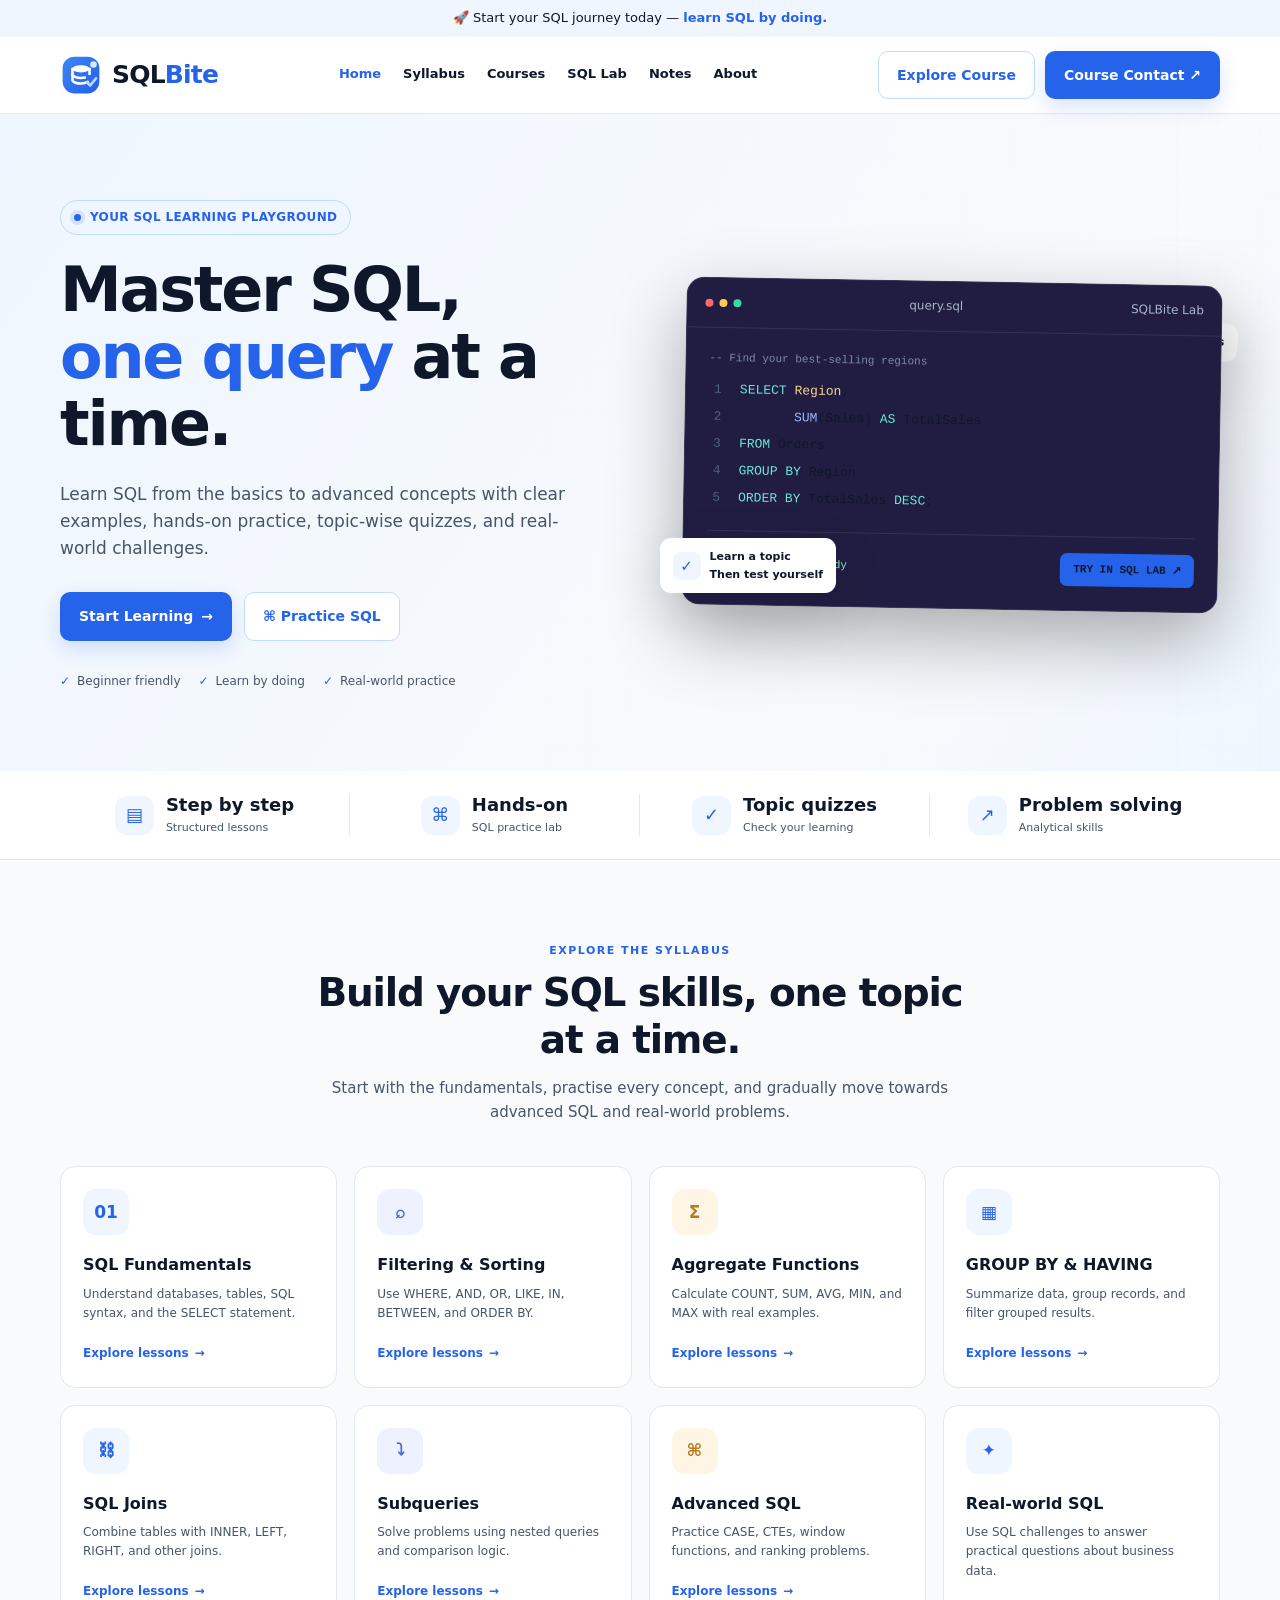
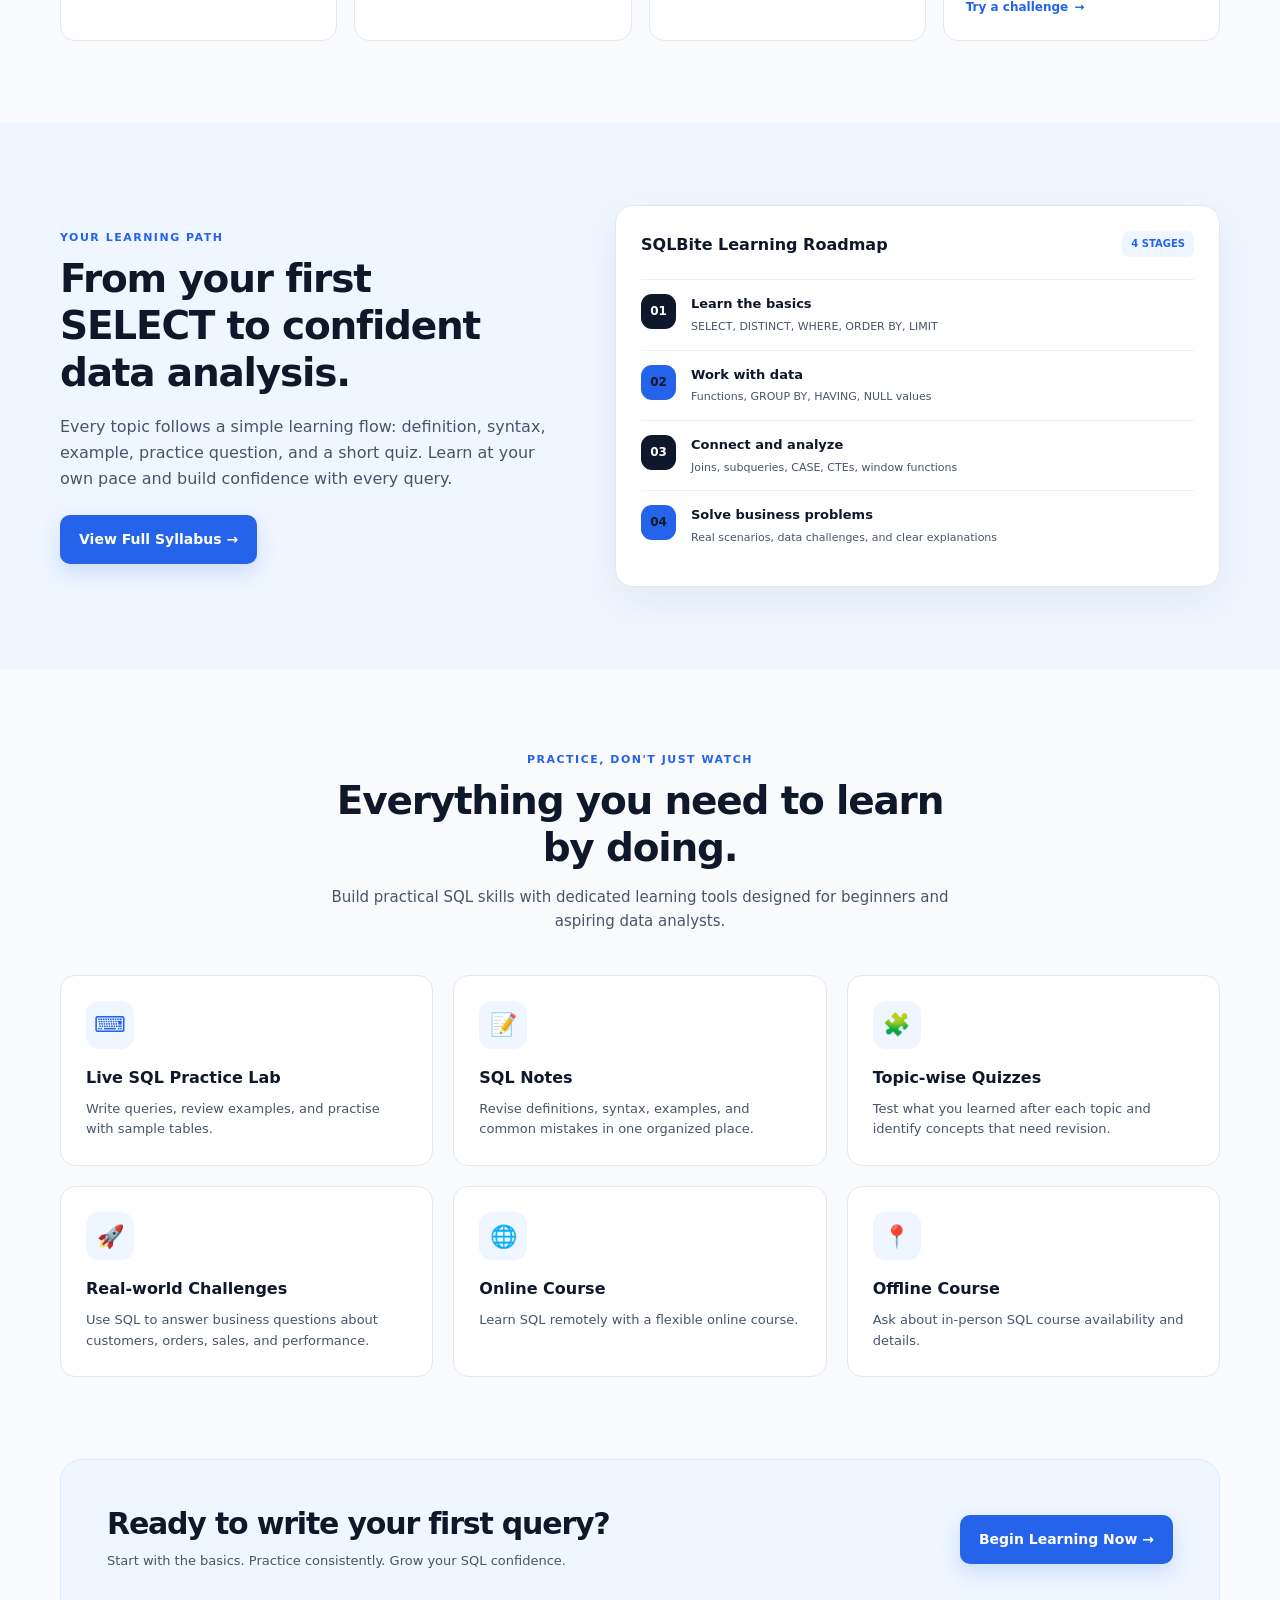
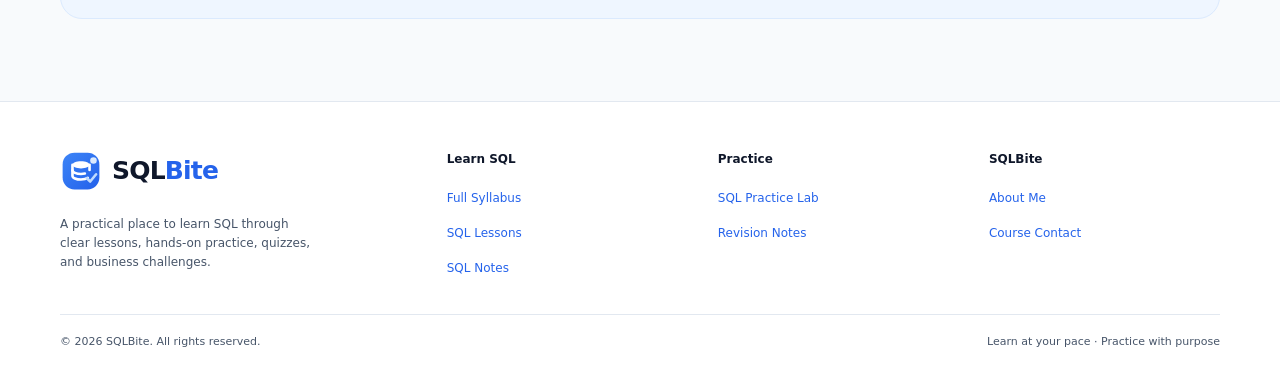
<file: index.html>
<!-- sql website devloyment -->
<!DOCTYPE html>
<html lang="en">
<head>
  <meta charset="UTF-8">
  <meta name="viewport" content="width=device-width, initial-scale=1.0">
  <meta name="description" content="Learn SQL step by step with SQLBite. Explore lessons, practice queries, and take quizzes.">
  <title>SQLBite — Learn SQL, One Query at a Time</title>
  <link rel="stylesheet" href="style.css">
</head>
<body>
  <div class="topbar">🚀 Start your SQL journey today — <strong>learn SQL by doing.</strong></div>

  <header>
    <div class="container navbar">
      <a href="#home" class="brand" aria-label="SQLBite home">
        <img class="brand-logo" src="logo.svg" alt=""><span>SQL<em>Bite</em></span>
      </a>

      <nav id="mainNav" aria-label="Main navigation">
        <a class="active" href="#home">Home</a>
        <a href="syllabus.html">Syllabus</a>
        <a href="lessons.html">Courses</a>
        <a href="lab.html">SQL Lab</a>
        <a href="notes.html">Notes</a>
        <a href="about.html">About</a>
      </nav>

      <div class="nav-actions">
        <a class="btn btn-outline" href="lessons.html">Explore Course</a>
        <a class="btn btn-primary" href="contact.html">Course Contact ↗</a>
      </div>
      <button class="menu-toggle" id="menuToggle" aria-label="Open navigation menu" aria-expanded="false">☰ Menu</button>
    </div>
  </header>

  <main>
    <section class="hero" id="home">
      <div class="container hero-grid">
        <div>
          <div class="eyebrow"><span class="dot"></span> YOUR SQL LEARNING PLAYGROUND</div>
          <h1>Master SQL,<br><span class="highlight">one query</span> at a time.</h1>
          <p class="hero-copy">Learn SQL from the basics to advanced concepts with clear examples, hands-on practice, topic-wise quizzes, and real-world challenges.</p>
          <div class="hero-buttons">
            <a class="btn btn-primary" href="syllabus.html">Start Learning <span>→</span></a>
            <a class="btn btn-outline" href="lab.html">⌘ Practice SQL</a>
          </div>
          <div class="hero-proof">
            <span class="proof-item"><span class="check">✓</span> Beginner friendly</span>
            <span class="proof-item"><span class="check">✓</span> Learn by doing</span>
            <span class="proof-item"><span class="check">✓</span> Real-world practice</span>
          </div>
        </div>

        <div style="position:relative">
          <div class="floating-tag one">⚡ Learn by writing real queries</div>
          <div class="code-window" aria-label="Example SQL code window">
            <div class="window-top">
              <div class="window-dots"><i></i><i></i><i></i></div>
              <span>query.sql</span>
              <span>SQLBite Lab</span>
            </div>
            <div class="code-content">
              <div class="code-label">-- Find your best-selling regions</div>
              <div class="code-line"><span class="line-no">1</span><span><span class="sql-key">SELECT</span> <span class="sql-name">Region</span>,</span></div>
              <div class="code-line"><span class="line-no">2</span><span>       <span class="sql-func">SUM</span>(Sales) <span class="sql-key">AS</span> TotalSales</span></div>
              <div class="code-line"><span class="line-no">3</span><span><span class="sql-key">FROM</span> Orders</span></div>
              <div class="code-line"><span class="line-no">4</span><span><span class="sql-key">GROUP BY</span> Region</span></div>
              <div class="code-line"><span class="line-no">5</span><span><span class="sql-key">ORDER BY</span> TotalSales <span class="sql-key">DESC</span>;</span></div>
              <div class="run-row">
                <span class="result-chip">✓ Query example ready</span>
                <a class="run-btn" href="lab.html">TRY IN SQL LAB ↗</a>
              </div>
            </div>
          </div>
          <div class="floating-tag two"><span class="tag-icon">✓</span><span>Learn a topic<br><strong>Then test yourself</strong></span></div>
        </div>
      </div>
    </section>

    <div class="stats-strip">
      <div class="container stats">
        <div class="stat"><span class="stat-icon">▤</span><span><strong>Step by step</strong><small>Structured lessons</small></span></div>
        <div class="stat"><span class="stat-icon">⌘</span><span><strong>Hands-on</strong><small>SQL practice lab</small></span></div>
        <div class="stat"><span class="stat-icon">✓</span><span><strong>Topic quizzes</strong><small>Check your learning</small></span></div>
        <div class="stat"><span class="stat-icon">↗</span><span><strong>Problem solving</strong><small>Analytical skills</small></span></div>
      </div>
    </div>

    <section id="courses">
      <div class="container">
        <div class="section-heading">
          <div class="section-kicker">Explore the syllabus</div>
          <h2>Build your SQL skills, one topic at a time.</h2>
          <p>Start with the fundamentals, practise every concept, and gradually move towards advanced SQL and real-world problems.</p>
        </div>
        <div class="topic-grid">
          <article class="topic-card">
            <div class="topic-icon">01</div>
            <h3>SQL Fundamentals</h3>
            <p>Understand databases, tables, SQL syntax, and the SELECT statement.</p>
            <a class="topic-link" href="lessons.html">Explore lessons <span>→</span></a>
          </article>
          <article class="topic-card">
            <div class="topic-icon">⌕</div>
            <h3>Filtering & Sorting</h3>
            <p>Use WHERE, AND, OR, LIKE, IN, BETWEEN, and ORDER BY.</p>
            <a class="topic-link" href="lessons.html">Explore lessons <span>→</span></a>
          </article>
          <article class="topic-card">
            <div class="topic-icon">Σ</div>
            <h3>Aggregate Functions</h3>
            <p>Calculate COUNT, SUM, AVG, MIN, and MAX with real examples.</p>
            <a class="topic-link" href="lessons.html">Explore lessons <span>→</span></a>
          </article>
          <article class="topic-card">
            <div class="topic-icon">▦</div>
            <h3>GROUP BY & HAVING</h3>
            <p>Summarize data, group records, and filter grouped results.</p>
            <a class="topic-link" href="lessons.html">Explore lessons <span>→</span></a>
          </article>
          <article class="topic-card">
            <div class="topic-icon">⛓</div>
            <h3>SQL Joins</h3>
            <p>Combine tables with INNER, LEFT, RIGHT, and other joins.</p>
            <a class="topic-link" href="lessons.html">Explore lessons <span>→</span></a>
          </article>
          <article class="topic-card">
            <div class="topic-icon">⤵</div>
            <h3>Subqueries</h3>
            <p>Solve problems using nested queries and comparison logic.</p>
            <a class="topic-link" href="lessons.html">Explore lessons <span>→</span></a>
          </article>
          <article class="topic-card">
            <div class="topic-icon">⌘</div>
            <h3>Advanced SQL</h3>
            <p>Practice CASE, CTEs, window functions, and ranking problems.</p>
            <a class="topic-link" href="lessons.html">Explore lessons <span>→</span></a>
          </article>
          <article class="topic-card">
            <div class="topic-icon">✦</div>
            <h3>Real-world SQL</h3>
            <p>Use SQL challenges to answer practical questions about business data.</p>
            <a class="topic-link" href="lab.html">Try a challenge <span>→</span></a>
          </article>
        </div>
      </div>
    </section>

    <section class="learning-section" id="syllabus">
      <div class="container learning-grid">
        <div class="learning-copy">
          <div class="section-kicker">Your learning path</div>
          <h2>From your first SELECT to confident data analysis.</h2>
          <p>Every topic follows a simple learning flow: definition, syntax, example, practice question, and a short quiz. Learn at your own pace and build confidence with every query.</p>
          <a class="btn btn-primary" href="syllabus.html">View Full Syllabus →</a>
        </div>
        <div class="roadmap">
          <div class="roadmap-head"><h3>SQLBite Learning Roadmap</h3><span>4 STAGES</span></div>
          <div class="roadmap-item"><div class="step-number">01</div><div><h4>Learn the basics</h4><p>SELECT, DISTINCT, WHERE, ORDER BY, LIMIT</p></div></div>
          <div class="roadmap-item"><div class="step-number">02</div><div><h4>Work with data</h4><p>Functions, GROUP BY, HAVING, NULL values</p></div></div>
          <div class="roadmap-item"><div class="step-number">03</div><div><h4>Connect and analyze</h4><p>Joins, subqueries, CASE, CTEs, window functions</p></div></div>
          <div class="roadmap-item"><div class="step-number">04</div><div><h4>Solve business problems</h4><p>Real scenarios, data challenges, and clear explanations</p></div></div>
        </div>
      </div>
    </section>

    <section id="lab">
      <div class="container">
        <div class="section-heading">
          <div class="section-kicker">Practice, don't just watch</div>
          <h2>Everything you need to learn by doing.</h2>
          <p>Build practical SQL skills with dedicated learning tools designed for beginners and aspiring data analysts.</p>
        </div>
        <div class="features-grid">
          <a class="feature" href="lab.html"><div class="feature-icon">⌨️</div><h3>Live SQL Practice Lab</h3><p>Write queries, review examples, and practise with sample tables.</p></a>
          <a class="feature" href="notes.html"><div class="feature-icon">📝</div><h3>SQL Notes</h3><p>Revise definitions, syntax, examples, and common mistakes in one organized place.</p></a>
          <article class="feature"><div class="feature-icon">🧩</div><h3>Topic-wise Quizzes</h3><p>Test what you learned after each topic and identify concepts that need revision.</p></article>
          <article class="feature"><div class="feature-icon">🚀</div><h3>Real-world Challenges</h3><p>Use SQL to answer business questions about customers, orders, sales, and performance.</p></article>
          <a class="feature" href="online-course.html"><div class="feature-icon">🌐</div><h3>Online Course</h3><p>Learn SQL remotely with a flexible online course.</p></a>
          <a class="feature" href="offline-course.html"><div class="feature-icon">📍</div><h3>Offline Course</h3><p>Ask about in-person SQL course availability and details.</p></a>
        </div>
      </div>
    </section>

    <section class="cta-wrap">
      <div class="container">
        <div class="cta">
          <div><h2>Ready to write your first query?</h2><p>Start with the basics. Practice consistently. Grow your SQL confidence.</p></div>
          <a href="syllabus.html" class="btn btn-primary">Begin Learning Now →</a>
        </div>
      </div>
    </section>
  </main>

  <footer>
    <div class="container">
      <div class="footer-grid">
        <div class="footer-about">
          <a href="index.html#home" class="brand"><img class="brand-logo" src="logo.svg" alt=""><span>SQL<em>Bite</em></span></a>
          <p>A practical place to learn SQL through clear lessons, hands-on practice, quizzes, and business challenges.</p>
        </div>
        <div><h4>Learn SQL</h4><ul><li><a href="syllabus.html">Full Syllabus</a></li><li><a href="lessons.html">SQL Lessons</a></li><li><a href="notes.html">SQL Notes</a></li></ul></div>
        <div><h4>Practice</h4><ul><li><a href="lab.html">SQL Practice Lab</a></li><li><a href="notes.html">Revision Notes</a></li></ul></div>
        <div><h4>SQLBite</h4><ul><li><a href="about.html">About Me</a></li><li><a href="contact.html">Course Contact</a></li></ul></div>
      </div>
      <div class="footer-bottom"><span>© <span id="year"></span> SQLBite. All rights reserved.</span><span>Learn at your pace · Practice with purpose</span></div>
    </div>
  </footer>
  <script src="script.js" defer></script>
</body>
</html>
</file>
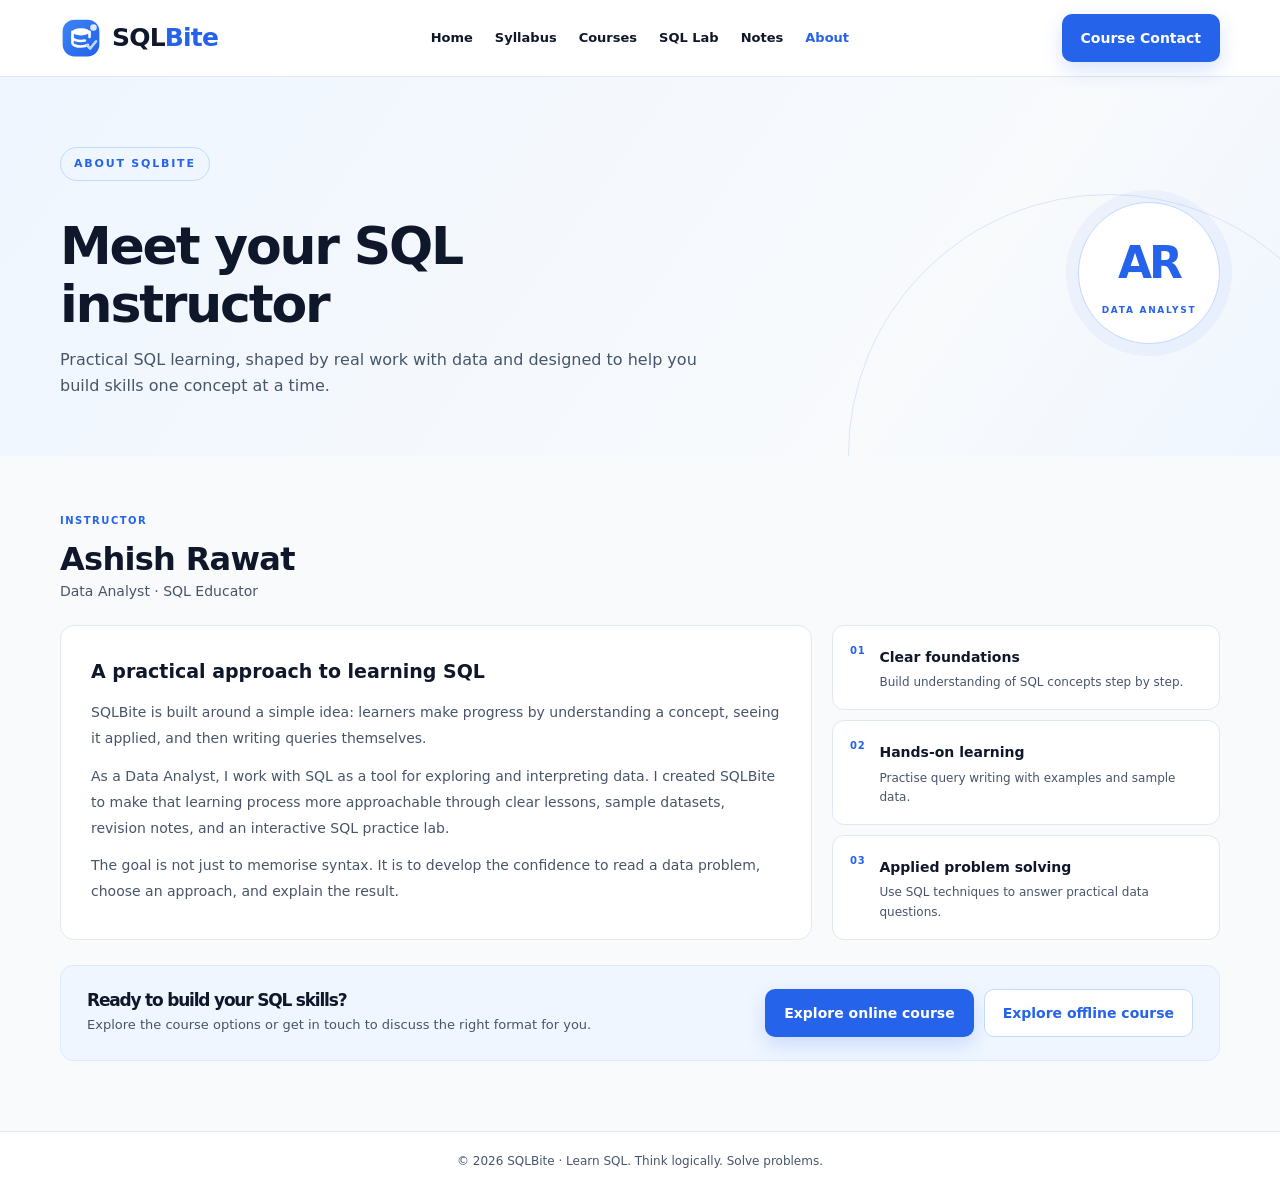
<file: about.html>
<!DOCTYPE html>
<html lang="en">
<head>
  <meta charset="UTF-8">
  <meta name="viewport" content="width=device-width, initial-scale=1.0">
  <meta name="description" content="Learn about Ashish Rawat, Data Analyst and creator of SQLBite's practical SQL learning resources.">
  <title>About Ashish Rawat | SQLBite</title>
  <link rel="stylesheet" href="style.css">
  <link rel="stylesheet" href="content-pages.css">
</head>
<body>
  <header>
    <div class="container navbar">
      <a href="index.html" class="brand" aria-label="SQLBite home"><img class="brand-logo" src="logo.svg" alt=""><span>SQL<em>Bite</em></span></a>
      <nav id="mainNav" aria-label="Main navigation">
        <a href="index.html">Home</a><a href="syllabus.html">Syllabus</a><a href="lessons.html">Courses</a>
        <a href="lab.html">SQL Lab</a><a href="notes.html">Notes</a><a class="active" href="about.html">About</a>
      </nav>
      <div class="nav-actions"><a class="btn btn-primary" href="contact.html">Course Contact</a></div>
      <button class="menu-toggle" id="menuToggle" aria-label="Open navigation menu" aria-expanded="false">☰ Menu</button>
    </div>
  </header>
  <main class="content-page">
    <section class="content-hero profile-hero"><div class="container profile-hero-inner"><div><div class="eyebrow">ABOUT SQLBITE</div><h1>Meet your SQL instructor</h1><p>Practical SQL learning, shaped by real work with data and designed to help you build skills one concept at a time.</p></div><div class="profile-mark" aria-label="Ashish Rawat"><span>AR</span><small>DATA ANALYST</small></div></div></section>
    <section class="container content-main profile-main">
      <div class="profile-heading"><span class="profile-kicker">INSTRUCTOR</span><h2>Ashish Rawat</h2><p class="profile-role">Data Analyst · SQL Educator</p></div>
      <div class="profile-layout">
        <article class="content-card profile-story"><h3>A practical approach to learning SQL</h3><p>SQLBite is built around a simple idea: learners make progress by understanding a concept, seeing it applied, and then writing queries themselves.</p><p>As a Data Analyst, I work with SQL as a tool for exploring and interpreting data. I created SQLBite to make that learning process more approachable through clear lessons, sample datasets, revision notes, and an interactive SQL practice lab.</p><p>The goal is not just to memorise syntax. It is to develop the confidence to read a data problem, choose an approach, and explain the result.</p></article>
        <aside class="profile-sidebar">
          <article class="profile-point"><span class="profile-point-number">01</span><div><h3>Clear foundations</h3><p>Build understanding of SQL concepts step by step.</p></div></article>
          <article class="profile-point"><span class="profile-point-number">02</span><div><h3>Hands-on learning</h3><p>Practise query writing with examples and sample data.</p></div></article>
          <article class="profile-point"><span class="profile-point-number">03</span><div><h3>Applied problem solving</h3><p>Use SQL techniques to answer practical data questions.</p></div></article>
        </aside>
      </div>
      <div class="profile-cta"><div><h2>Ready to build your SQL skills?</h2><p>Explore the course options or get in touch to discuss the right format for you.</p></div><div class="contact-actions"><a class="btn btn-primary" href="online-course.html">Explore online course</a><a class="btn btn-outline" href="offline-course.html">Explore offline course</a></div></div>
    </section>
  </main>
  <footer class="content-footer">© <span id="year"></span> SQLBite · Learn SQL. Think logically. Solve problems.</footer>
  <script src="script.js" defer></script>
</body>
</html>
</file>
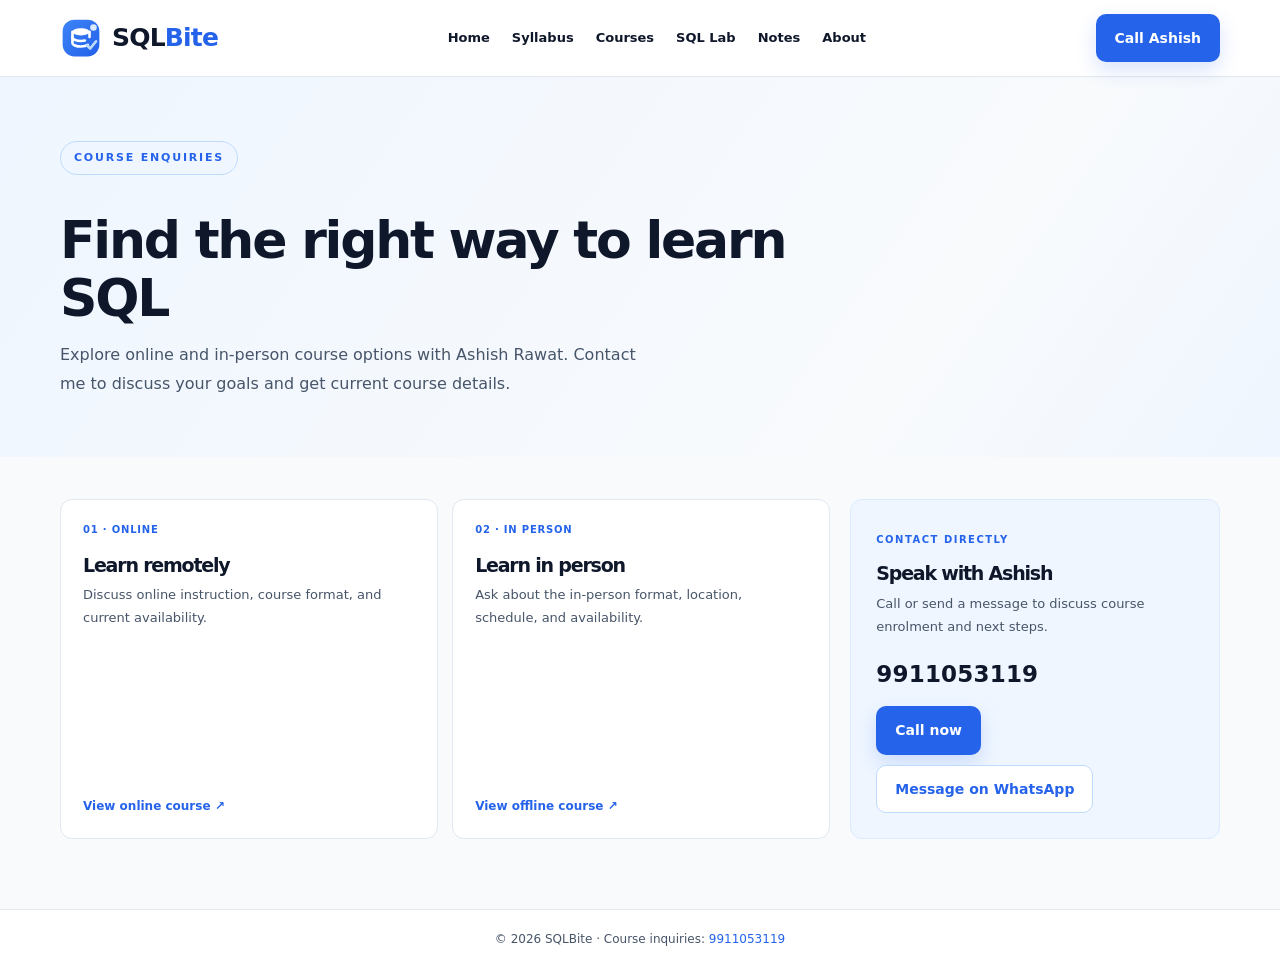
<file: contact.html>
<!DOCTYPE html>
<html lang="en">
<head>
  <meta charset="UTF-8">
  <meta name="viewport" content="width=device-width, initial-scale=1.0">
  <meta name="description" content="Contact Ashish Rawat to discuss online and in-person SQL course options.">
  <title>Contact | SQLBite</title>
  <link rel="stylesheet" href="style.css">
  <link rel="stylesheet" href="content-pages.css">
</head>
<body>
  <header>
    <div class="container navbar">
      <a href="index.html" class="brand" aria-label="SQLBite home"><img class="brand-logo" src="logo.svg" alt=""><span>SQL<em>Bite</em></span></a>
      <nav id="mainNav" aria-label="Main navigation">
        <a href="index.html">Home</a><a href="syllabus.html">Syllabus</a><a href="lessons.html">Courses</a>
        <a href="lab.html">SQL Lab</a><a href="notes.html">Notes</a><a href="about.html">About</a>
      </nav>
      <div class="nav-actions"><a class="btn btn-primary" href="tel:9911053119">Call Ashish</a></div>
      <button class="menu-toggle" id="menuToggle" aria-label="Open navigation menu" aria-expanded="false">☰ Menu</button>
    </div>
  </header>
  <main class="content-page">
    <section class="content-hero contact-hero"><div class="container"><div class="eyebrow">COURSE ENQUIRIES</div><h1>Find the right way to learn SQL</h1><p>Explore online and in-person course options with Ashish Rawat. Contact me to discuss your goals and get current course details.</p></div></section>
    <section class="container content-main contact-main">
      <div class="contact-options">
        <a class="contact-option" href="online-course.html"><span class="course-feature-number">01 · ONLINE</span><h2>Learn remotely</h2><p>Discuss online instruction, course format, and current availability.</p><span class="contact-option-link">View online course <span aria-hidden="true">↗</span></span></a>
        <a class="contact-option" href="offline-course.html"><span class="course-feature-number">02 · IN PERSON</span><h2>Learn in person</h2><p>Ask about the in-person format, location, schedule, and availability.</p><span class="contact-option-link">View offline course <span aria-hidden="true">↗</span></span></a>
      </div>
      <aside class="contact-direct">
        <span class="course-panel-label">CONTACT DIRECTLY</span><h2>Speak with Ashish</h2><p>Call or send a message to discuss course enrolment and next steps.</p>
        <a class="contact-phone" href="tel:9911053119">9911053119</a>
        <div class="contact-actions"><a class="btn btn-primary" href="tel:9911053119">Call now</a><a class="btn btn-outline" href="https://wa.me/919911053119?text=Hello%2C%20I%20would%20like%20to%20know%20more%20about%20SQL%20courses." target="_blank" rel="noopener noreferrer">Message on WhatsApp</a></div>
      </aside>
    </section>
  </main>
  <footer class="content-footer">© <span id="year"></span> SQLBite · Course inquiries: <a href="tel:9911053119">9911053119</a></footer>
  <script src="script.js" defer></script>
</body>
</html>
</file>
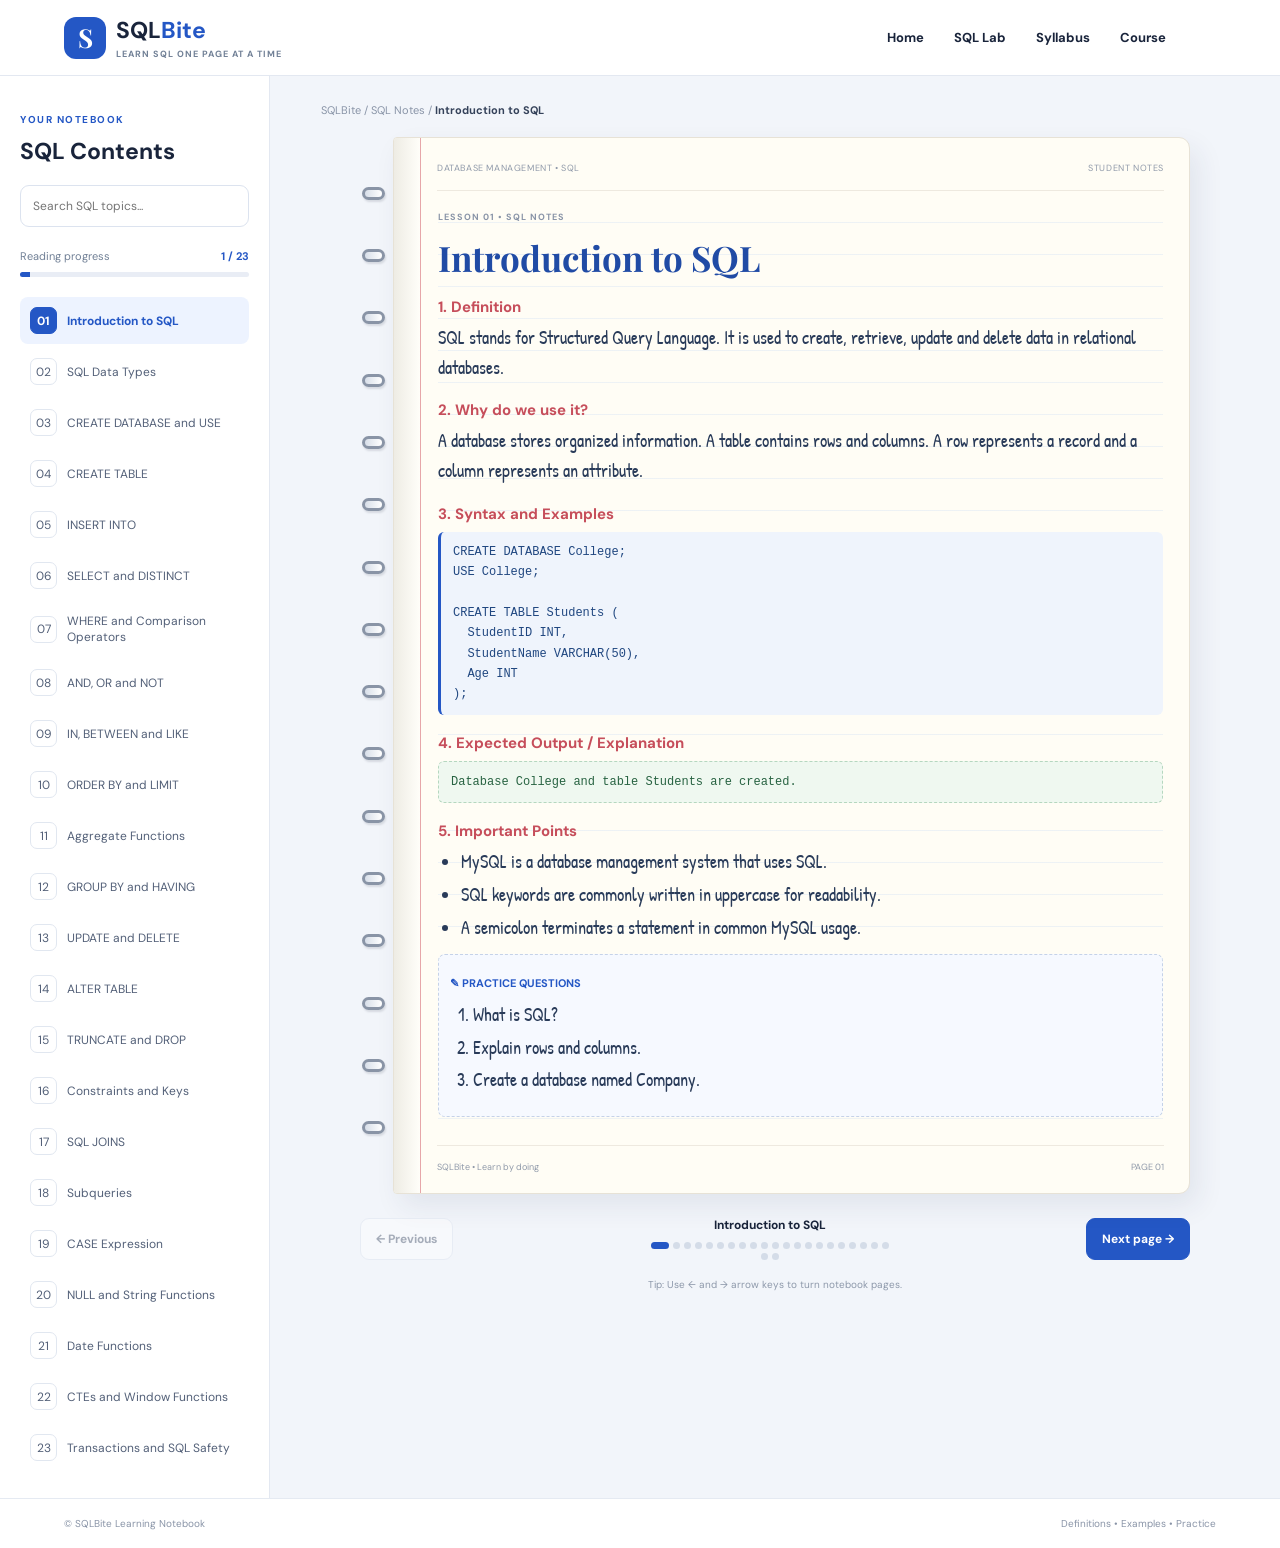
<file: notes.html>
<!DOCTYPE html>
<html lang="en">
<head>
  <meta charset="UTF-8">
  <meta name="viewport" content="width=device-width, initial-scale=1.0">
  <title>SQLBite | Spiral SQL Notes</title>
  <link rel="stylesheet" href="notes.css">
</head>
<body>
  <header class="topbar">
    <a class="brand" href="index.html" aria-label="SQLBite home">
      <span class="logo">S</span>
      <span>SQL<span class="blue">Bite</span>
        <small>LEARN SQL ONE PAGE AT A TIME</small>
      </span>
    </a>
    <nav id="siteNav" class="site-nav" aria-label="Main navigation">
      <a href="index.html">Home</a>
      <a href="lab.html">SQL Lab</a>
      <a href="syllabus.html">Syllabus</a>
      <a href="lessons.html">Course</a>
    </nav>
    <div class="topbar-actions">
      <button id="siteMenuBtn" class="site-menu-btn" type="button" aria-label="Open site navigation" aria-expanded="false" aria-controls="siteNav">Menu</button>
      <button id="menuBtn" class="menu-btn" type="button" aria-expanded="false" aria-controls="sidebar">Topics</button>
    </div>
  </header>

  <main class="layout">
    <aside class="sidebar" id="sidebar">
      <p class="eyebrow">YOUR NOTEBOOK</p>
      <h2>SQL Contents</h2>

      <input id="search" type="search" placeholder="Search SQL topics...">

      <div class="progress-text">
        <span>Reading progress</span>
        <b id="progressText">1 / 22</b>
      </div>
      <div class="progress-track">
        <div id="progressBar"></div>
      </div>

      <nav id="topicList"></nav>
    </aside>

    <section class="study-area">
      <div class="breadcrumb">
        SQLBite / SQL Notes / <b id="breadcrumb">Introduction to SQL</b>
      </div>

      <div class="book" id="book">
        <div class="spiral" id="spiral"></div>

        <article class="paper" id="paper">
          <div class="paper-header">
            <span>DATABASE MANAGEMENT • SQL</span>
            <span>STUDENT NOTES</span>
          </div>

          <div id="pageContent" class="page-content"></div>

          <div class="paper-footer">
            <span>SQLBite • Learn by doing</span>
            <span id="pageNumber">PAGE 01</span>
          </div>

          <button class="page-edge previous-edge"
                  id="previousEdge"
                  aria-label="Previous page"></button>
          <button class="page-edge next-edge"
                  id="nextEdge"
                  aria-label="Next page"></button>
        </article>

        <div class="flip-sheet" id="flipSheet" aria-hidden="true">
          <div class="flip-front">
            <div class="flip-paper-content" id="flipFrontContent"></div>
          </div>
          <div class="flip-back">
            <div class="flip-paper-content" id="flipBackContent"></div>
          </div>
        </div>
      </div>

      <div class="navigation">
        <button id="prevBtn" disabled>← Previous</button>
        <div class="nav-middle">
          <b id="currentTitle">Introduction to SQL</b>
          <div id="dots"></div>
        </div>
        <button id="nextBtn" class="next-btn">Next page →</button>
      </div>

      <p class="hint">Tip: Use ← and → arrow keys to turn notebook pages.</p>
    </section>
  </main>

  <footer>
    <span>© SQLBite Learning Notebook</span>
    <span>Definitions • Examples • Practice</span>
  </footer>

  <script src="notes.js"></script>
</body>
</html>
</file>
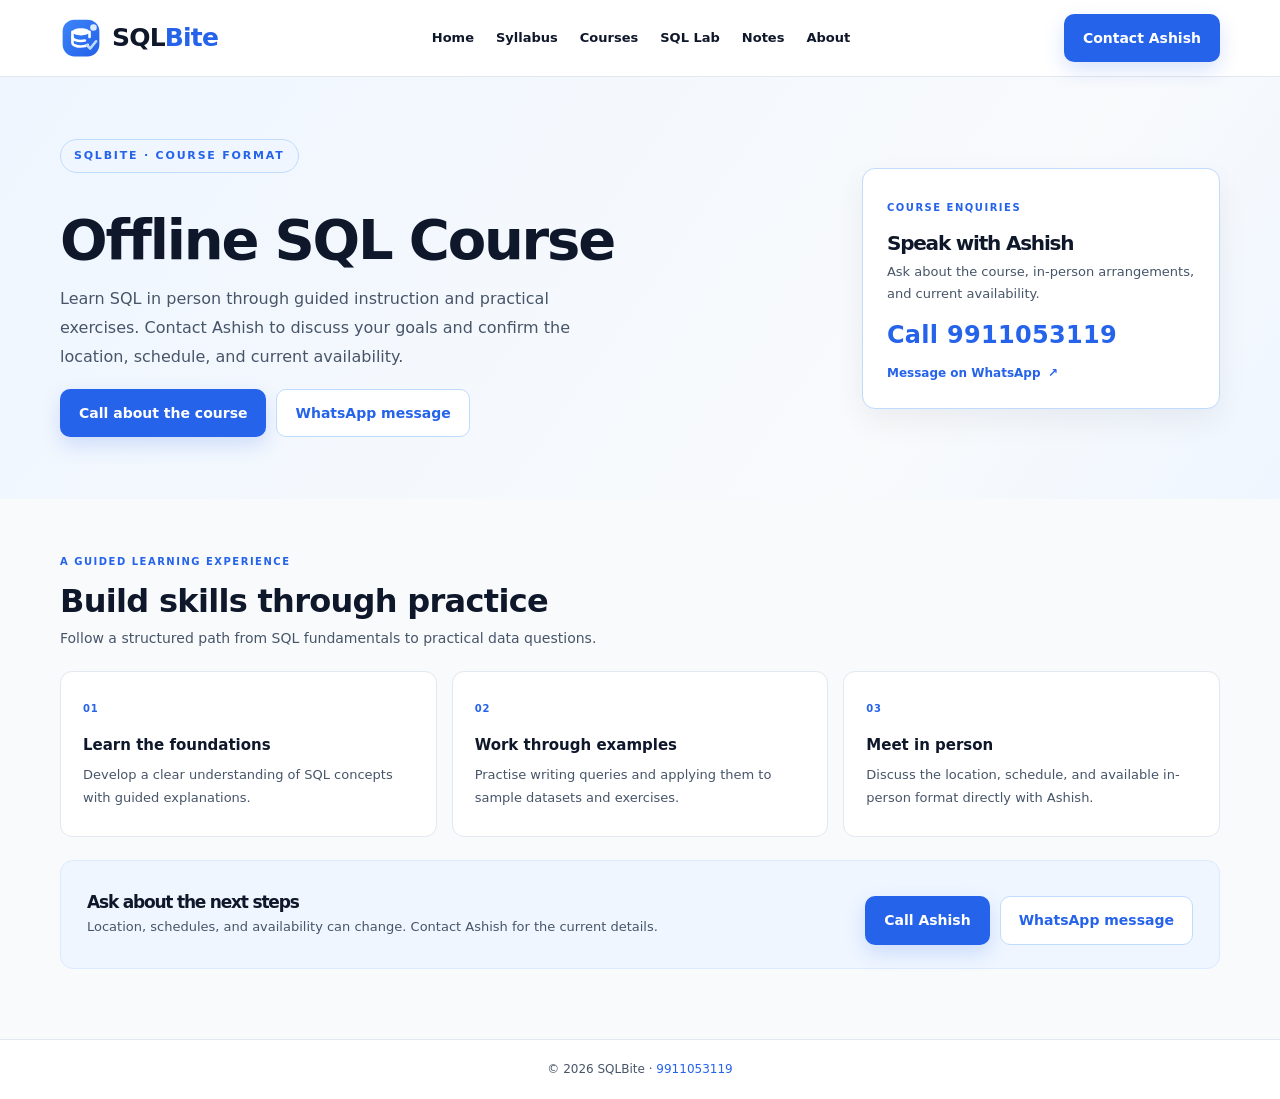
<file: offline-course.html>
<!DOCTYPE html>
<html lang="en">
<head>
  <meta charset="UTF-8">
  <meta name="viewport" content="width=device-width, initial-scale=1.0">
  <meta name="description" content="Explore the in-person SQL course with Ashish Rawat and contact him for current course details and availability.">
  <title>Offline SQL Course | SQLBite</title>
  <link rel="stylesheet" href="style.css">
  <link rel="stylesheet" href="content-pages.css">
</head>
<body>
  <header>
    <div class="container navbar">
      <a href="index.html" class="brand" aria-label="SQLBite home"><img class="brand-logo" src="logo.svg" alt=""><span>SQL<em>Bite</em></span></a>
      <nav id="mainNav" aria-label="Main navigation">
        <a href="index.html">Home</a><a href="syllabus.html">Syllabus</a><a href="lessons.html">Courses</a>
        <a href="lab.html">SQL Lab</a><a href="notes.html">Notes</a><a href="about.html">About</a>
      </nav>
      <div class="nav-actions"><a class="btn btn-primary" href="tel:9911053119">Contact Ashish</a></div>
      <button class="menu-toggle" id="menuToggle" aria-label="Open navigation menu" aria-expanded="false">☰ Menu</button>
    </div>
  </header>
  <main class="content-page">
    <section class="content-hero course-hero"><div class="container course-hero-grid"><div><div class="eyebrow">SQLBITE · COURSE FORMAT</div><h1>Offline SQL Course</h1><p>Learn SQL in person through guided instruction and practical exercises. Contact Ashish to discuss your goals and confirm the location, schedule, and current availability.</p><div class="contact-actions course-hero-actions"><a class="btn btn-primary course-hero-button" href="tel:9911053119">Call about the course</a><a class="btn btn-outline course-hero-button" href="https://wa.me/919911053119?text=Hello%2C%20I%20would%20like%20to%20know%20more%20about%20the%20offline%20SQL%20course." target="_blank" rel="noopener noreferrer">WhatsApp message</a></div></div><aside class="course-contact-panel"><span class="course-panel-label">COURSE ENQUIRIES</span><h2>Speak with Ashish</h2><p>Ask about the course, in-person arrangements, and current availability.</p><a class="course-phone" href="tel:9911053119">Call 9911053119</a><a class="course-panel-link" href="https://wa.me/919911053119?text=Hello%2C%20I%20would%20like%20to%20know%20more%20about%20the%20offline%20SQL%20course." target="_blank" rel="noopener noreferrer">Message on WhatsApp <span aria-hidden="true">↗</span></a></aside></div></section>
    <section class="container content-main course-main">
      <div class="course-section-heading"><span class="profile-kicker">A GUIDED LEARNING EXPERIENCE</span><h2>Build skills through practice</h2><p>Follow a structured path from SQL fundamentals to practical data questions.</p></div>
      <div class="course-feature-grid">
        <article class="course-feature"><span class="course-feature-number">01</span><h3>Learn the foundations</h3><p>Develop a clear understanding of SQL concepts with guided explanations.</p></article>
        <article class="course-feature"><span class="course-feature-number">02</span><h3>Work through examples</h3><p>Practise writing queries and applying them to sample datasets and exercises.</p></article>
        <article class="course-feature"><span class="course-feature-number">03</span><h3>Meet in person</h3><p>Discuss the location, schedule, and available in-person format directly with Ashish.</p></article>
      </div>
      <div class="course-bottom-cta"><div><h2>Ask about the next steps</h2><p>Location, schedules, and availability can change. Contact Ashish for the current details.</p></div><div class="contact-actions"><a class="btn btn-primary" href="tel:9911053119">Call Ashish</a><a class="btn btn-outline" href="https://wa.me/919911053119?text=Hello%2C%20I%20would%20like%20to%20know%20more%20about%20the%20offline%20SQL%20course." target="_blank" rel="noopener noreferrer">WhatsApp message</a></div></div>
    </section>
  </main>
  <footer class="content-footer">© <span id="year"></span> SQLBite · <a href="tel:9911053119">9911053119</a></footer>
  <script src="script.js" defer></script>
</body>
</html>
</file>
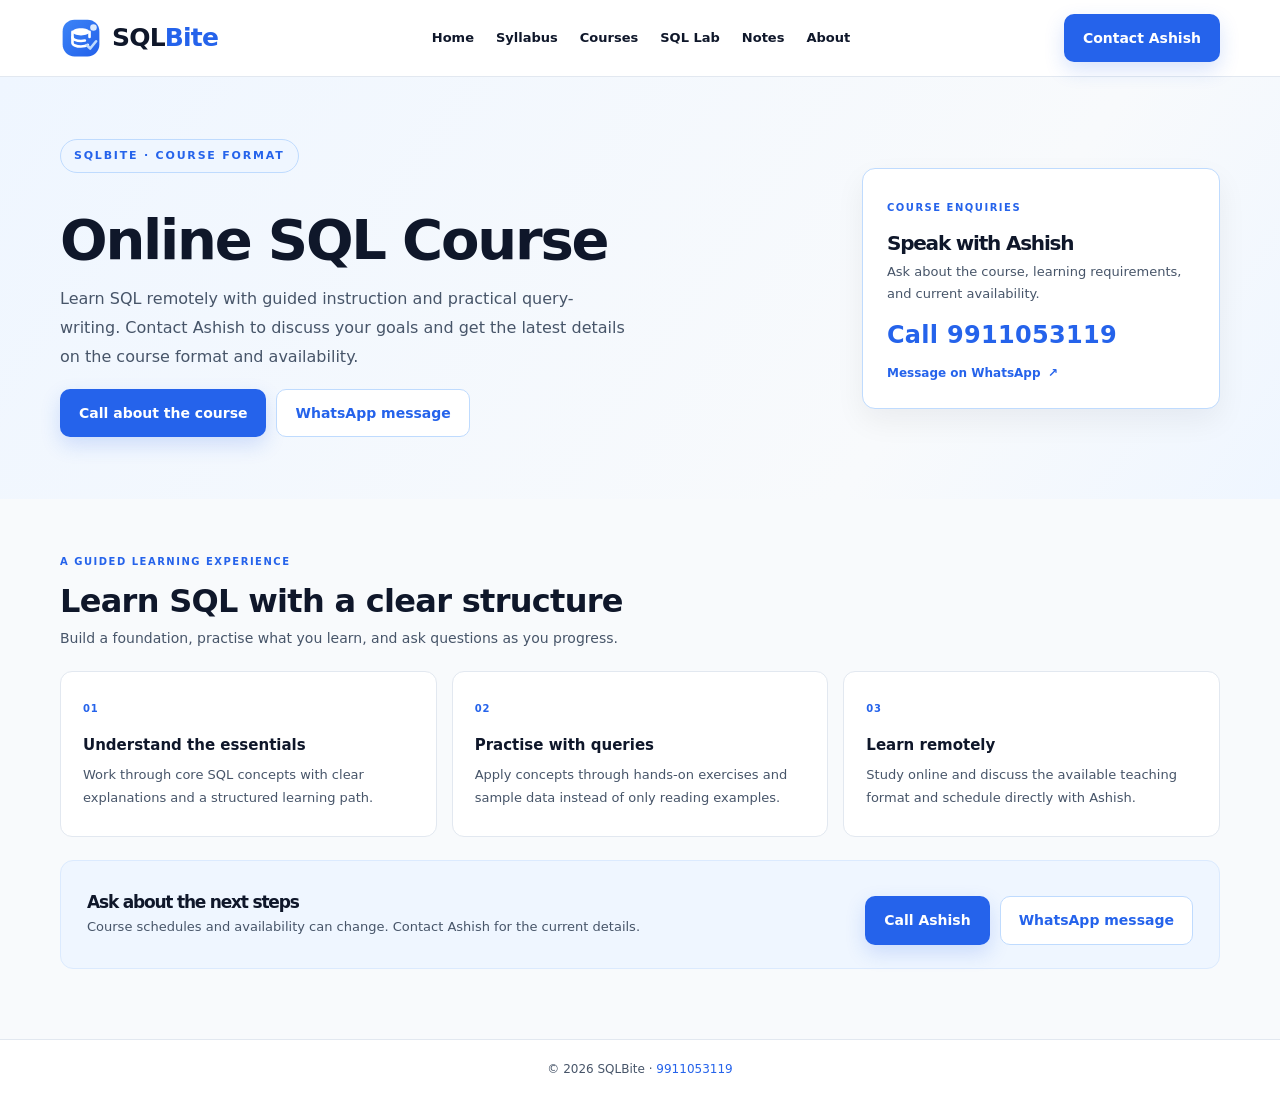
<file: online-course.html>
<!DOCTYPE html>
<html lang="en">
<head>
  <meta charset="UTF-8">
  <meta name="viewport" content="width=device-width, initial-scale=1.0">
  <meta name="description" content="Explore the online SQL course with Ashish Rawat and contact him for current course details and availability.">
  <title>Online SQL Course | SQLBite</title>
  <link rel="stylesheet" href="style.css">
  <link rel="stylesheet" href="content-pages.css">
</head>
<body>
  <header>
    <div class="container navbar">
      <a href="index.html" class="brand" aria-label="SQLBite home"><img class="brand-logo" src="logo.svg" alt=""><span>SQL<em>Bite</em></span></a>
      <nav id="mainNav" aria-label="Main navigation">
        <a href="index.html">Home</a><a href="syllabus.html">Syllabus</a><a href="lessons.html">Courses</a>
        <a href="lab.html">SQL Lab</a><a href="notes.html">Notes</a><a href="about.html">About</a>
      </nav>
      <div class="nav-actions"><a class="btn btn-primary" href="tel:9911053119">Contact Ashish</a></div>
      <button class="menu-toggle" id="menuToggle" aria-label="Open navigation menu" aria-expanded="false">☰ Menu</button>
    </div>
  </header>
  <main class="content-page">
    <section class="content-hero course-hero"><div class="container course-hero-grid"><div><div class="eyebrow">SQLBITE · COURSE FORMAT</div><h1>Online SQL Course</h1><p>Learn SQL remotely with guided instruction and practical query-writing. Contact Ashish to discuss your goals and get the latest details on the course format and availability.</p><div class="contact-actions course-hero-actions"><a class="btn btn-primary course-hero-button" href="tel:9911053119">Call about the course</a><a class="btn btn-outline course-hero-button" href="https://wa.me/919911053119?text=Hello%2C%20I%20would%20like%20to%20know%20more%20about%20the%20online%20SQL%20course." target="_blank" rel="noopener noreferrer">WhatsApp message</a></div></div><aside class="course-contact-panel"><span class="course-panel-label">COURSE ENQUIRIES</span><h2>Speak with Ashish</h2><p>Ask about the course, learning requirements, and current availability.</p><a class="course-phone" href="tel:9911053119">Call 9911053119</a><a class="course-panel-link" href="https://wa.me/919911053119?text=Hello%2C%20I%20would%20like%20to%20know%20more%20about%20the%20online%20SQL%20course." target="_blank" rel="noopener noreferrer">Message on WhatsApp <span aria-hidden="true">↗</span></a></aside></div></section>
    <section class="container content-main course-main">
      <div class="course-section-heading"><span class="profile-kicker">A GUIDED LEARNING EXPERIENCE</span><h2>Learn SQL with a clear structure</h2><p>Build a foundation, practise what you learn, and ask questions as you progress.</p></div>
      <div class="course-feature-grid">
        <article class="course-feature"><span class="course-feature-number">01</span><h3>Understand the essentials</h3><p>Work through core SQL concepts with clear explanations and a structured learning path.</p></article>
        <article class="course-feature"><span class="course-feature-number">02</span><h3>Practise with queries</h3><p>Apply concepts through hands-on exercises and sample data instead of only reading examples.</p></article>
        <article class="course-feature"><span class="course-feature-number">03</span><h3>Learn remotely</h3><p>Study online and discuss the available teaching format and schedule directly with Ashish.</p></article>
      </div>
      <div class="course-bottom-cta"><div><h2>Ask about the next steps</h2><p>Course schedules and availability can change. Contact Ashish for the current details.</p></div><div class="contact-actions"><a class="btn btn-primary" href="tel:9911053119">Call Ashish</a><a class="btn btn-outline" href="https://wa.me/919911053119?text=Hello%2C%20I%20would%20like%20to%20know%20more%20about%20the%20online%20SQL%20course." target="_blank" rel="noopener noreferrer">WhatsApp message</a></div></div>
    </section>
  </main>
  <footer class="content-footer">© <span id="year"></span> SQLBite · <a href="tel:9911053119">9911053119</a></footer>
  <script src="script.js" defer></script>
</body>
</html>
</file>
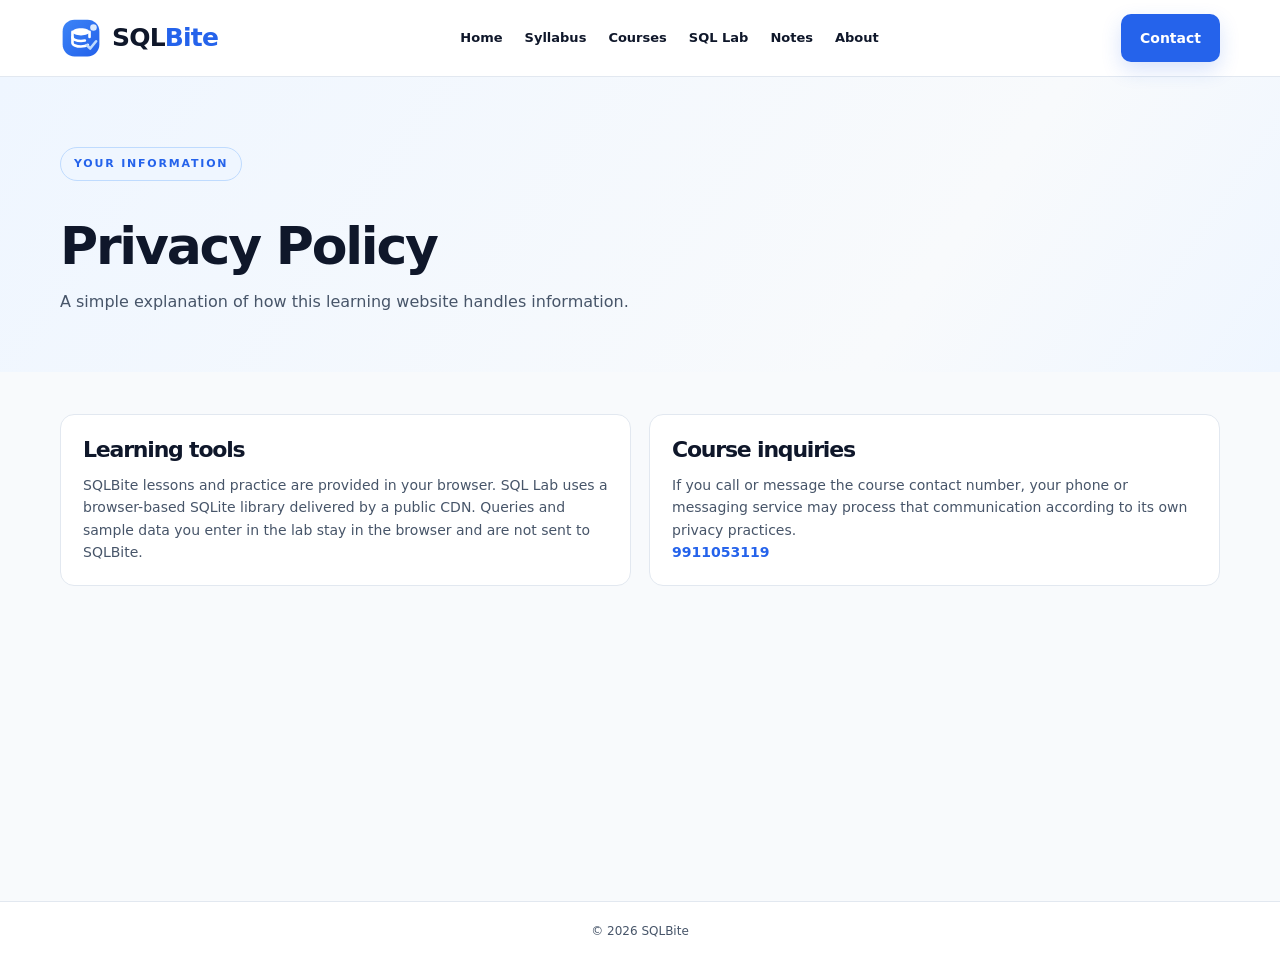
<file: privacy.html>
<!DOCTYPE html>
<html lang="en">
<head>
  <meta charset="UTF-8">
  <meta name="viewport" content="width=device-width, initial-scale=1.0">
  <meta name="description" content="Privacy information for the SQLBite learning website.">
  <title>Privacy Policy | SQLBite</title>
  <link rel="stylesheet" href="style.css">
  <link rel="stylesheet" href="content-pages.css">
</head>
<body>
  <header>
    <div class="container navbar">
      <a href="index.html" class="brand" aria-label="SQLBite home"><img class="brand-logo" src="logo.svg" alt=""><span>SQL<em>Bite</em></span></a>
      <nav id="mainNav" aria-label="Main navigation">
        <a href="index.html">Home</a><a href="syllabus.html">Syllabus</a><a href="lessons.html">Courses</a>
        <a href="lab.html">SQL Lab</a><a href="notes.html">Notes</a><a href="about.html">About</a>
      </nav>
      <div class="nav-actions"><a class="btn btn-primary" href="contact.html">Contact</a></div>
      <button class="menu-toggle" id="menuToggle" aria-label="Open navigation menu" aria-expanded="false">☰ Menu</button>
    </div>
  </header>
  <main class="content-page">
    <section class="content-hero"><div class="container"><div class="eyebrow">YOUR INFORMATION</div><h1>Privacy Policy</h1><p>A simple explanation of how this learning website handles information.</p></div></section>
    <section class="container content-main">
      <div class="content-grid">
        <article class="content-card"><h2>Learning tools</h2><p>SQLBite lessons and practice are provided in your browser. SQL Lab uses a browser-based SQLite library delivered by a public CDN. Queries and sample data you enter in the lab stay in the browser and are not sent to SQLBite.</p></article>
        <article class="content-card"><h2>Course inquiries</h2><p>If you call or message the course contact number, your phone or messaging service may process that communication according to its own privacy practices.</p><p><a href="tel:9911053119"><strong>9911053119</strong></a></p></article>
      </div>
    </section>
  </main>
  <footer class="content-footer">© <span id="year"></span> SQLBite</footer>
  <script src="script.js" defer></script>
</body>
</html>
</file>
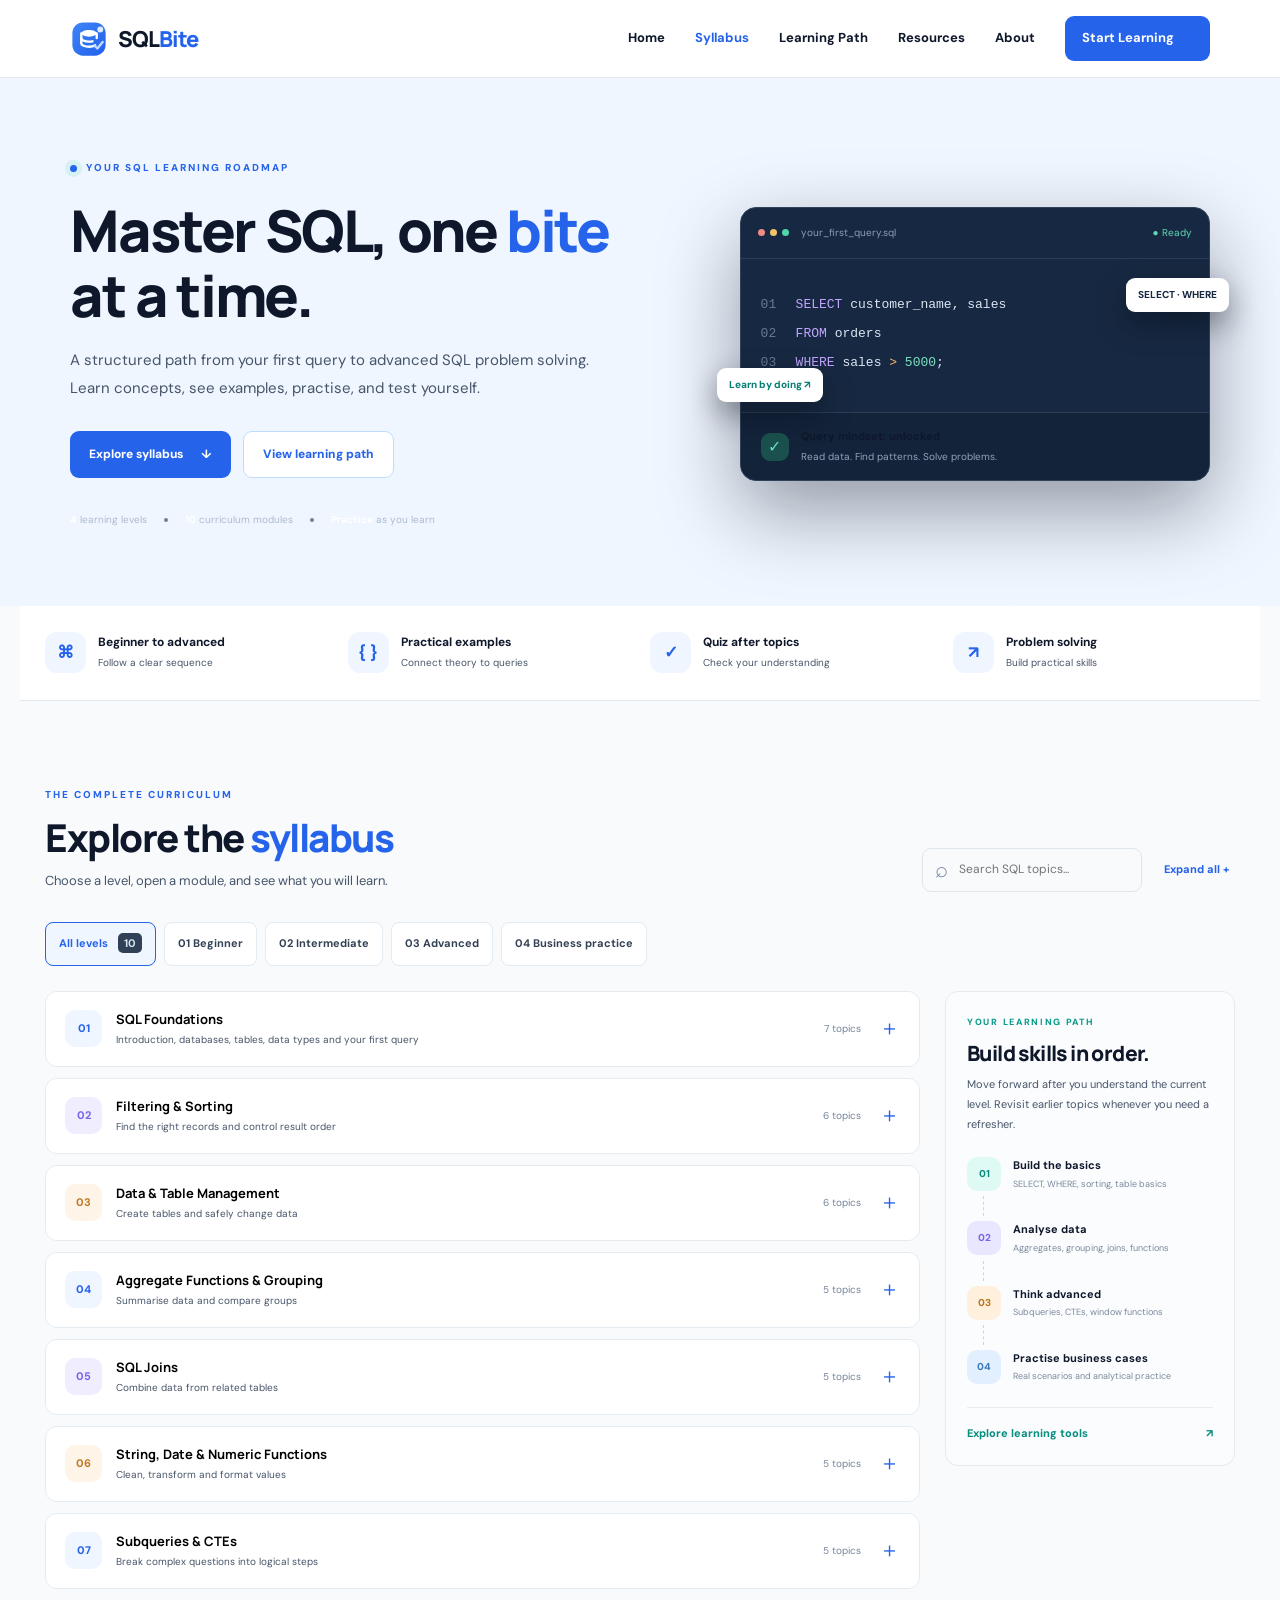
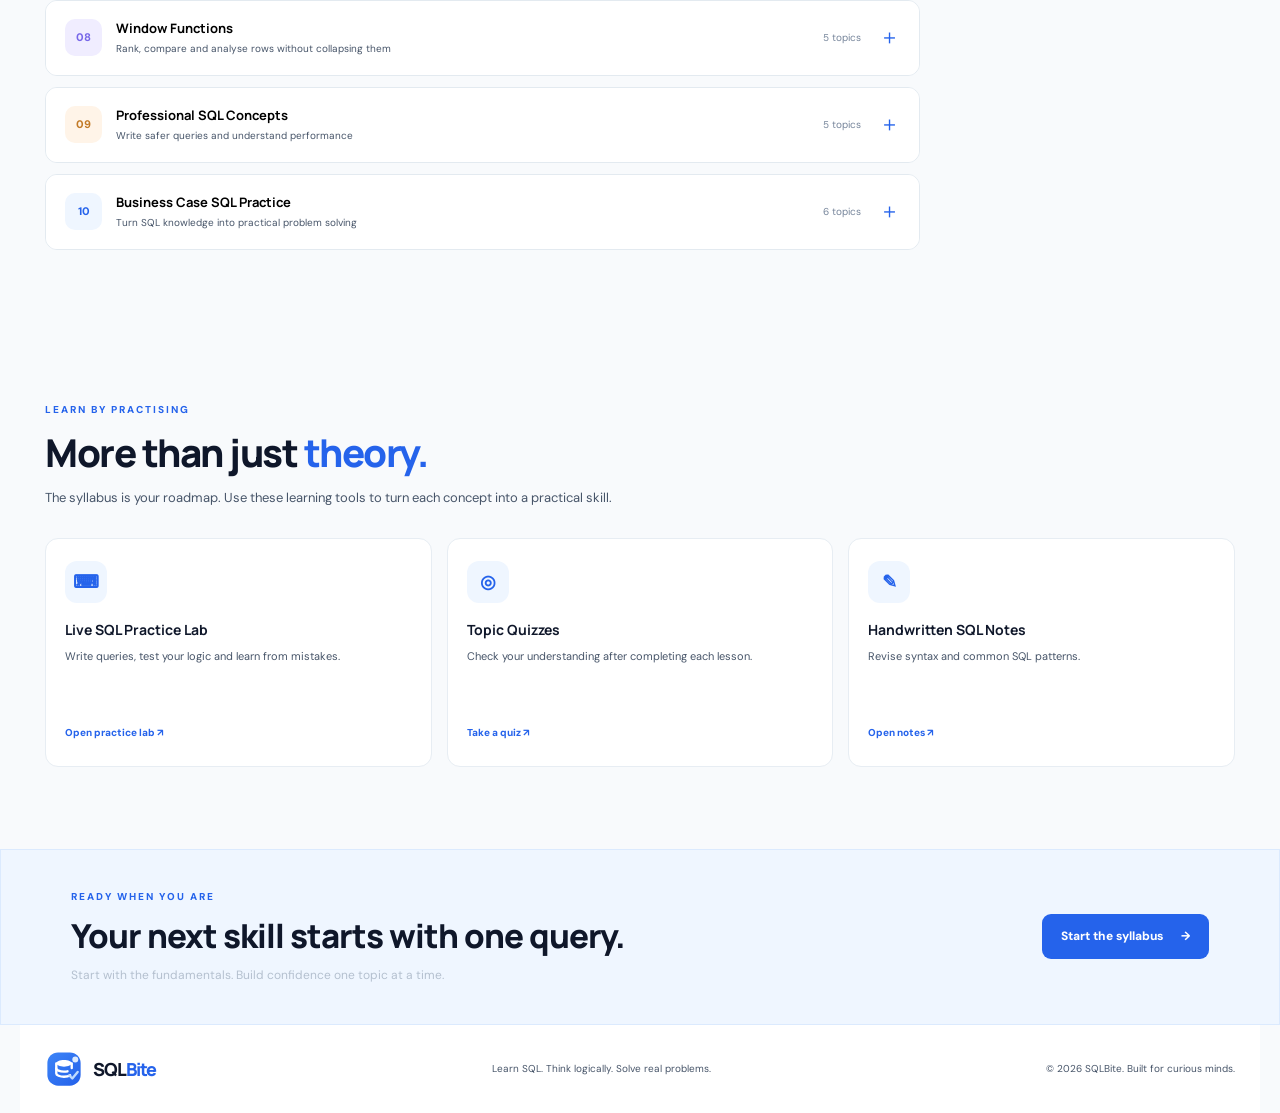
<file: syllabus.html>
<!DOCTYPE html>
<html lang="en">
<head>
  <meta charset="UTF-8">
  <meta name="viewport" content="width=device-width, initial-scale=1.0">
  <meta name="description" content="Complete SQL syllabus from beginner to advanced with examples, practice activities, and quizzes.">
  <title>SQL Syllabus | SQLBite</title>
  <link rel="stylesheet" href="syllabus.css">
  <script src="syllabus.js" defer></script>
</head>
<body>
  <header class="site-header">
    <a class="brand" href="index.html" aria-label="SQLBite home"><img class="brand-logo" src="logo.svg" alt=""><span>SQL<span class="brand-accent">Bite</span></span></a>
    <button class="menu-toggle" id="menuToggle" aria-label="Toggle navigation" aria-expanded="false">☰</button>
    <nav class="main-nav" id="mainNav">
      <a href="index.html">Home</a>
      <a class="active" href="syllabus.html">Syllabus</a>
      <a href="#learning-path">Learning Path</a>
      <a href="#resources">Resources</a>
      <a href="about.html">About</a>
      <a class="nav-cta" href="#syllabus">Start Learning <span>↗</span></a>
    </nav>
  </header>

  <main>
    <section class="hero">
      <div class="hero-grid"></div>
      <div class="hero-content">
        <div class="eyebrow"><span class="eyebrow-dot"></span> YOUR SQL LEARNING ROADMAP</div>
        <h1>Master SQL, one <span>bite</span> at a time.</h1>
        <p class="hero-copy">A structured path from your first query to advanced SQL problem solving. Learn concepts, see examples, practise, and test yourself.</p>
        <div class="hero-actions">
          <a class="button button-primary" href="#syllabus">Explore syllabus <span>↓</span></a>
          <a class="button button-ghost" href="#learning-path">View learning path</a>
        </div>
        <div class="hero-meta"><span><b>4</b> learning levels</span><i></i><span><b>10</b> curriculum modules</span><i></i><span><b>Practice</b> as you learn</span></div>
      </div>
      <div class="hero-card" aria-label="Example SQL query">
        <div class="terminal-top"><div class="window-dots"><i></i><i></i><i></i></div><span>your_first_query.sql</span><span class="terminal-status">● Ready</span></div>
        <div class="terminal-code"><div><span class="line-no">01</span><span class="sql-purple">SELECT</span> customer_name, sales</div><div><span class="line-no">02</span><span class="sql-purple">FROM</span> orders</div><div><span class="line-no">03</span><span class="sql-purple">WHERE</span> sales <span class="sql-orange">&gt;</span> <span class="sql-green">5000</span>;</div></div>
        <div class="terminal-result"><span class="result-check">✓</span><div><strong>Query mindset: unlocked</strong><small>Read data. Find patterns. Solve problems.</small></div></div>
        <div class="floating-chip chip-top">SELECT · WHERE</div><div class="floating-chip chip-bottom">Learn by doing ↗</div>
      </div>
    </section>

    <section class="overview" aria-label="Syllabus overview">
      <div class="overview-item"><span class="overview-icon">⌘</span><div><strong>Beginner to advanced</strong><small>Follow a clear sequence</small></div></div>
      <div class="overview-item"><span class="overview-icon">{ }</span><div><strong>Practical examples</strong><small>Connect theory to queries</small></div></div>
      <div class="overview-item"><span class="overview-icon">✓</span><div><strong>Quiz after topics</strong><small>Check your understanding</small></div></div>
      <div class="overview-item"><span class="overview-icon">↗</span><div><strong>Problem solving</strong><small>Build practical skills</small></div></div>
    </section>

    <section class="syllabus-section section-wrap" id="syllabus">
      <div class="section-heading">
        <div><div class="eyebrow dark-eyebrow">THE COMPLETE CURRICULUM</div><h2>Explore the <span>syllabus</span></h2><p>Choose a level, open a module, and see what you will learn.</p></div>
        <div class="syllabus-tools"><label class="search-box"><span>⌕</span><input id="topicSearch" type="search" placeholder="Search SQL topics..." aria-label="Search SQL topics"></label><button id="expandAll" class="text-button">Expand all +</button></div>
      </div>
      <div class="level-tabs" role="tablist" aria-label="Filter syllabus by level">
        <button class="level-tab active" data-level="all" role="tab" aria-selected="true">All levels <span>10</span></button>
        <button class="level-tab" data-level="beginner" role="tab" aria-selected="false">01 Beginner</button>
        <button class="level-tab" data-level="intermediate" role="tab" aria-selected="false">02 Intermediate</button>
        <button class="level-tab" data-level="advanced" role="tab" aria-selected="false">03 Advanced</button>
        <button class="level-tab" data-level="practice" role="tab" aria-selected="false">04 Business practice</button>
      </div>
      <div class="syllabus-layout">
        <div class="module-list" id="moduleList">
          <article class="module-card" data-level="beginner" data-search="introduction database sql dbms tables rows columns data types int integer varchar varchar(50) char char(2) text decimal numeric float bool boolean bigint date datetime select">
            <button class="module-head" aria-expanded="false"><span class="module-number">01</span><span class="module-title-wrap"><strong>SQL Foundations</strong><small>Introduction, databases, tables, data types and your first query</small></span><span class="module-count">7 topics</span><span class="module-chevron">＋</span></button>
            <div class="module-content"><ul><li><span>01.1</span> What is SQL? — definition and real-world uses</li><li><span>01.2</span> Database, DBMS and RDBMS</li><li><span>01.3</span> Tables, rows and columns</li><li><span>01.4</span> SQL data types: VARCHAR, CHAR, FLOAT, BOOL, INT, BIGINT, DATE and DATETIME</li><li><span>01.5</span> SELECT and FROM</li><li><span>01.6</span> SELECT DISTINCT and column aliases</li><li><span>01.7</span> SQL syntax, comments and semicolons</li></ul><div class="module-footer"><span>Outcome: understand table structure and write your first SELECT query</span><button class="practice-link" data-topic="SQL Foundations">Explore module ↗</button></div></div>
          </article>
          <article class="module-card" data-level="beginner" data-search="where and or not between in like is null order by limit filtering sorting">
            <button class="module-head" aria-expanded="false"><span class="module-number">02</span><span class="module-title-wrap"><strong>Filtering & Sorting</strong><small>Find the right records and control result order</small></span><span class="module-count">6 topics</span><span class="module-chevron">＋</span></button>
            <div class="module-content"><ul><li><span>02.1</span> WHERE with comparison operators</li><li><span>02.2</span> AND, OR and NOT</li><li><span>02.3</span> BETWEEN, IN and NOT IN</li><li><span>02.4</span> LIKE, wildcards and pattern matching</li><li><span>02.5</span> IS NULL and IS NOT NULL</li><li><span>02.6</span> ORDER BY, ASC, DESC and LIMIT</li></ul><div class="module-footer"><span>Outcome: filter and sort data confidently</span><button class="practice-link" data-topic="Filtering & Sorting">Explore module ↗</button></div></div>
          </article>
          <article class="module-card" data-level="beginner" data-search="insert update delete create alter drop truncate constraints primary key foreign key unique not null default">
            <button class="module-head" aria-expanded="false"><span class="module-number">03</span><span class="module-title-wrap"><strong>Data & Table Management</strong><small>Create tables and safely change data</small></span><span class="module-count">6 topics</span><span class="module-chevron">＋</span></button>
            <div class="module-content"><ul><li><span>03.1</span> CREATE DATABASE and CREATE TABLE</li><li><span>03.2</span> INSERT INTO</li><li><span>03.3</span> UPDATE and DELETE</li><li><span>03.4</span> ALTER TABLE: add, modify and rename columns</li><li><span>03.5</span> DROP, TRUNCATE and their differences</li><li><span>03.6</span> Constraints: PRIMARY KEY, FOREIGN KEY, UNIQUE, NOT NULL, DEFAULT</li></ul><div class="module-footer"><span>Outcome: manage table structure and records</span><button class="practice-link" data-topic="Data & Table Management">Explore module ↗</button></div></div>
          </article>
          <article class="module-card" data-level="intermediate" data-search="count sum avg min max aggregate group by having case when conditional aggregation">
            <button class="module-head" aria-expanded="false"><span class="module-number">04</span><span class="module-title-wrap"><strong>Aggregate Functions & Grouping</strong><small>Summarise data and compare groups</small></span><span class="module-count">5 topics</span><span class="module-chevron">＋</span></button>
            <div class="module-content"><ul><li><span>04.1</span> COUNT, SUM, AVG, MIN and MAX</li><li><span>04.2</span> GROUP BY with one or more columns</li><li><span>04.3</span> WHERE vs HAVING</li><li><span>04.4</span> Conditional aggregation with CASE WHEN</li><li><span>04.5</span> Handling NULL values in aggregates</li></ul><div class="module-footer"><span>Outcome: answer business questions with summaries</span><button class="practice-link" data-topic="Aggregate Functions & Grouping">Explore module ↗</button></div></div>
          </article>
          <article class="module-card" data-level="intermediate" data-search="inner join left join right join full outer cross self join relationships">
            <button class="module-head" aria-expanded="false"><span class="module-number">05</span><span class="module-title-wrap"><strong>SQL Joins</strong><small>Combine data from related tables</small></span><span class="module-count">5 topics</span><span class="module-chevron">＋</span></button>
            <div class="module-content"><ul><li><span>05.1</span> INNER JOIN</li><li><span>05.2</span> LEFT JOIN and unmatched records</li><li><span>05.3</span> RIGHT JOIN and FULL OUTER JOIN concepts</li><li><span>05.4</span> CROSS JOIN and SELF JOIN</li><li><span>05.5</span> Join multiple tables and avoid duplicate rows</li></ul><div class="module-footer"><span>Outcome: combine customer, order and product data</span><button class="practice-link" data-topic="SQL Joins">Explore module ↗</button></div></div>
          </article>
          <article class="module-card" data-level="intermediate" data-search="string functions concat upper lower trim ltrim rtrim replace left right substring locate date functions">
            <button class="module-head" aria-expanded="false"><span class="module-number">06</span><span class="module-title-wrap"><strong>String, Date & Numeric Functions</strong><small>Clean, transform and format values</small></span><span class="module-count">5 topics</span><span class="module-chevron">＋</span></button>
            <div class="module-content"><ul><li><span>06.1</span> UPPER, LOWER, CONCAT and TRIM</li><li><span>06.2</span> LTRIM, RTRIM, REPLACE, LEFT, RIGHT and SUBSTRING</li><li><span>06.3</span> LOCATE / INSTR and string length</li><li><span>06.4</span> Date functions: YEAR, MONTH, DATE_FORMAT and date differences</li><li><span>06.5</span> ROUND, ABS, CEIL and FLOOR</li></ul><div class="module-footer"><span>Outcome: transform real-world data</span><button class="practice-link" data-topic="SQL Functions">Explore module ↗</button></div></div>
          </article>
          <article class="module-card" data-level="advanced" data-search="subquery correlated scalar exists not exists any all derived table cte with recursive">
            <button class="module-head" aria-expanded="false"><span class="module-number">07</span><span class="module-title-wrap"><strong>Subqueries & CTEs</strong><small>Break complex questions into logical steps</small></span><span class="module-count">5 topics</span><span class="module-chevron">＋</span></button>
            <div class="module-content"><ul><li><span>07.1</span> Scalar and multi-row subqueries</li><li><span>07.2</span> Subqueries with WHERE and HAVING</li><li><span>07.3</span> Correlated subqueries</li><li><span>07.4</span> EXISTS and NOT EXISTS</li><li><span>07.5</span> Common Table Expressions (WITH) and recursive CTE concepts</li></ul><div class="module-footer"><span>Outcome: structure multi-step analysis queries</span><button class="practice-link" data-topic="Subqueries & CTEs">Explore module ↗</button></div></div>
          </article>
          <article class="module-card" data-level="advanced" data-search="window functions over partition by row number rank dense rank lag lead running total moving average">
            <button class="module-head" aria-expanded="false"><span class="module-number">08</span><span class="module-title-wrap"><strong>Window Functions</strong><small>Rank, compare and analyse rows without collapsing them</small></span><span class="module-count">5 topics</span><span class="module-chevron">＋</span></button>
            <div class="module-content"><ul><li><span>08.1</span> OVER and PARTITION BY</li><li><span>08.2</span> ROW_NUMBER, RANK and DENSE_RANK</li><li><span>08.3</span> LAG and LEAD</li><li><span>08.4</span> Running totals and moving averages</li><li><span>08.5</span> Top-N per group and handling ties</li></ul><div class="module-footer"><span>Outcome: solve advanced analytics questions</span><button class="practice-link" data-topic="Window Functions">Explore module ↗</button></div></div>
          </article>
          <article class="module-card" data-level="advanced" data-search="case when transactions indexes views stored procedures transactions commit rollback explain query optimization performance">
            <button class="module-head" aria-expanded="false"><span class="module-number">09</span><span class="module-title-wrap"><strong>Professional SQL Concepts</strong><small>Write safer queries and understand performance</small></span><span class="module-count">5 topics</span><span class="module-chevron">＋</span></button>
            <div class="module-content"><ul><li><span>09.1</span> CASE WHEN and IF expressions</li><li><span>09.2</span> Views and when to use them</li><li><span>09.3</span> Index basics and query performance</li><li><span>09.4</span> Transactions, COMMIT and ROLLBACK</li><li><span>09.5</span> EXPLAIN and query optimisation fundamentals</li></ul><div class="module-footer"><span>Outcome: understand production-style SQL basics</span><button class="practice-link" data-topic="Professional SQL Concepts">Explore module ↗</button></div></div>
          </article>
          <article class="module-card" data-level="practice" data-search="case study business problems second highest salary top customers sales duplicates missing records sql practice">
            <button class="module-head" aria-expanded="false"><span class="module-number">10</span><span class="module-title-wrap"><strong>Business Case SQL Practice</strong><small>Turn SQL knowledge into practical problem solving</small></span><span class="module-count">6 topics</span><span class="module-chevron">＋</span></button>
            <div class="module-content"><ul><li><span>10.1</span> SQL problem-solving practice set</li><li><span>10.2</span> Second-highest salary and Nth-highest values</li><li><span>10.3</span> Top customers or products by region</li><li><span>10.4</span> Duplicate records and missing matches</li><li><span>10.5</span> Sales, profit, retention and monthly trend case studies</li><li><span>10.6</span> Explain your query and discuss edge cases</li></ul><div class="module-footer"><span>Outcome: solve realistic data analysis tasks</span><button class="practice-link" data-topic="Business Case SQL Practice">Explore module ↗</button></div></div>
          </article>
        </div>
        <aside class="progress-panel" id="learning-path">
          <div class="panel-label">YOUR LEARNING PATH</div><h3>Build skills in order.</h3><p>Move forward after you understand the current level. Revisit earlier topics whenever you need a refresher.</p>
          <div class="path-step"><span class="path-node node-one">01</span><div><strong>Build the basics</strong><small>SELECT, WHERE, sorting, table basics</small></div></div>
          <div class="path-line"></div>
          <div class="path-step"><span class="path-node node-two">02</span><div><strong>Analyse data</strong><small>Aggregates, grouping, joins, functions</small></div></div>
          <div class="path-line"></div>
          <div class="path-step"><span class="path-node node-three">03</span><div><strong>Think advanced</strong><small>Subqueries, CTEs, window functions</small></div></div>
          <div class="path-line"></div>
          <div class="path-step"><span class="path-node node-four">04</span><div><strong>Practise business cases</strong><small>Real scenarios and analytical practice</small></div></div>
          <a href="#resources" class="panel-link">Explore learning tools <span>↗</span></a>
        </aside>
      </div>
      <div class="empty-state" id="emptyState" hidden><strong>No topics found</strong><p>Try another keyword or choose a different level.</p></div>
    </section>

    <section class="resources-section" id="resources"><div class="section-wrap"><div class="eyebrow dark-eyebrow">LEARN BY PRACTISING</div><h2>More than just <span>theory.</span></h2><p class="resources-intro">The syllabus is your roadmap. Use these learning tools to turn each concept into a practical skill.</p><div class="resource-grid">
      <a href="lab.html" class="resource-card"><span class="resource-icon teal-icon">⌨</span><h3>Live SQL Practice Lab</h3><p>Write queries, test your logic and learn from mistakes.</p><span class="resource-link">Open practice lab ↗</span></a>
      <a href="lessons.html" class="resource-card"><span class="resource-icon orange-icon">◎</span><h3>Topic Quizzes</h3><p>Check your understanding after completing each lesson.</p><span class="resource-link">Take a quiz ↗</span></a>
      <a href="notes.html" class="resource-card"><span class="resource-icon blue-icon">✎</span><h3>Handwritten SQL Notes</h3><p>Revise syntax and common SQL patterns.</p><span class="resource-link">Open notes ↗</span></a>
    </div></div></section>
    <section class="bottom-cta"><div><div class="eyebrow">READY WHEN YOU ARE</div><h2>Your next skill starts with one query.</h2><p>Start with the fundamentals. Build confidence one topic at a time.</p></div><a class="button button-primary" href="#syllabus">Start the syllabus <span>→</span></a></section>
  </main>
  <footer class="site-footer"><a class="brand footer-brand" href="index.html"><img class="brand-logo" src="logo.svg" alt=""><span>SQL<span class="brand-accent">Bite</span></span></a><p>Learn SQL. Think logically. Solve real problems.</p><span>© <span id="currentYear"></span> SQLBite. Built for curious minds.</span></footer>

  <dialog class="module-dialog" id="moduleDialog"><button class="dialog-close" id="dialogClose" aria-label="Close dialog">×</button><div class="eyebrow dark-eyebrow">MODULE PREVIEW</div><h2 id="dialogTitle">SQL Foundations</h2><p>Open the SQL lessons to work through topic explanations, examples, practice questions and quizzes.</p><div class="preview-points"><span>01</span> Topic-by-topic lessons</div><div class="preview-points"><span>02</span> SQL query examples with explanations</div><div class="preview-points"><span>03</span> Practice questions and a topic quiz</div><a class="button button-primary dialog-ok" href="lessons.html">Open SQL lessons ↗</a><button class="button button-ghost dialog-ok" id="dialogOk">Close preview</button></dialog>
</body>
</html>
</file>
<file: style.css>
:root {
      --navy: #0f172a;
      --navy-2: #1e293b;
      --teal: #2563eb;
      --teal-dark: #2563eb;
      --ink: #0f172a;
      --muted: #475569;
      --bg: #f8fafc;
      --white: #ffffff;
      --line: #e2e8f0;
      --highlight: #eff6ff;
      --shadow: 0 18px 55px rgba(15, 23, 42, .1);
    }
    * { box-sizing: border-box; margin: 0; padding: 0; }
    html { scroll-behavior: smooth; scroll-padding-top: 88px; }
    body {
      font-family: Inter, ui-sans-serif, system-ui, -apple-system, "Segoe UI", Arial, sans-serif;
      background: var(--bg);
      color: var(--ink);
      line-height: 1.6;
    }
    a { color: #2563eb; text-decoration: none; }
    button { font: inherit; cursor: pointer; }
    a:focus-visible, button:focus-visible, input:focus-visible, select:focus-visible, textarea:focus-visible {
      outline: 3px solid rgba(37,99,235,.5); outline-offset: 3px;
    }
    .container { width: min(1160px, calc(100% - 40px)); margin: 0 auto; }
    .topbar {
      background: var(--highlight); color: var(--ink); text-align: center;
      padding: 8px 16px; font-size: 13px;
    }
    .topbar strong { color: var(--teal); }
    header {
      position: sticky; top: 0; z-index: 10; background: rgba(255,255,255,.98);
      backdrop-filter: blur(14px); border-bottom: 1px solid var(--line);
    }
    .navbar { height: 76px; display: flex; align-items: center; justify-content: space-between; gap: 24px; }
    .brand { display: inline-flex; align-items: center; gap: 10px; font-weight: 850; font-size: 25px; letter-spacing: -.8px; color: var(--navy); white-space: nowrap; }
    .brand-mark {
      display: grid; place-items: center; width: 38px; height: 38px; border-radius: 12px;
      background: var(--teal); color: white; font-size: 20px; font-weight: 900;
      box-shadow: 0 6px 16px rgba(37,99,235,.2);
    }
    .brand-logo { display: block; width: 42px; height: 42px; flex: 0 0 auto; }
    .brand span:last-child em { color: var(--teal-dark); font-style: normal; }
    nav { display: flex; align-items: center; gap: 22px; }
    nav a { font-size: 13px; font-weight: 650; color: #0f172a; transition: color .2s; }
    nav a:hover, nav a.active { color: #2563eb; }
    .nav-actions { display: flex; gap: 10px; align-items: center; }
    .btn {
      display: inline-flex; align-items: center; justify-content: center; gap: 8px;
      min-height: 44px; border-radius: 10px; padding: 12px 18px; font-size: 14px; font-weight: 750;
      border: 1px solid transparent; transition: transform .2s, background .2s, box-shadow .2s;
    }
    .btn:hover { transform: translateY(-2px); }
    .btn-primary { background: var(--teal); color: white; box-shadow: 0 8px 20px rgba(37,99,235,.18); }
    .btn-primary:hover { background: #1d4ed8; }
    .btn-outline { border-color: #bfdbfe; color: #2563eb; background: white; }
    .btn-outline:hover { border-color: var(--teal); }
    .menu-toggle { display: none; min-width: 44px; min-height: 44px; border: 1px solid var(--line); background: white; padding: 9px 12px; border-radius: 9px; color: #2563eb; }
    .hero {
      position: relative; overflow: hidden; color: var(--ink);
      background: linear-gradient(125deg, #eff6ff 0%, #f8fafc 72%, #eff6ff 100%);
      padding: 86px 0 80px;
    }
    .hero::before {
      content: ""; position: absolute; inset: 0; opacity: .12; pointer-events: none;
      background-image: linear-gradient(rgba(37,99,235,.07) 1px, transparent 1px), linear-gradient(90deg, rgba(37,99,235,.07) 1px, transparent 1px);
      background-size: 42px 42px; mask-image: linear-gradient(to right, transparent, black);
    }
    .hero-grid { position: relative; display: grid; grid-template-columns: 1.03fr .97fr; gap: 54px; align-items: center; }
    .eyebrow { display: inline-flex; align-items: center; gap: 9px; border: 1px solid #bfdbfe; background: var(--highlight); color: #2563eb; border-radius: 99px; padding: 7px 13px; font-size: 12px; font-weight: 750; letter-spacing: .35px; margin-bottom: 22px; }
    .eyebrow .dot { width: 7px; height: 7px; border-radius: 50%; background: var(--teal); box-shadow: 0 0 0 4px rgba(37,99,235,.13); }
    h1 { font-size: clamp(39px, 5vw, 62px); line-height: 1.08; letter-spacing: -2.2px; max-width: 650px; }
    h1 .highlight { color: var(--teal); }
    .hero-copy { color: #475569; font-size: 17px; max-width: 530px; margin: 23px 0 30px; }
    .hero-buttons { display: flex; flex-wrap: wrap; gap: 12px; }
    .hero .btn-outline { background: white; color: var(--teal); border-color: #bfdbfe; }
    .hero .btn-outline:hover { border-color: var(--teal); }
    .hero-proof { display: flex; align-items: center; gap: 18px; flex-wrap: wrap; margin-top: 31px; color: #475569; font-size: 12px; }
    .proof-item { display: flex; align-items: center; gap: 7px; }
    .check { color: var(--teal); font-weight: 900; }
    .code-window { background: #211d42; border: 1px solid rgba(255,255,255,.13); border-radius: 18px; box-shadow: 0 28px 75px rgba(0,0,0,.32); overflow: hidden; transform: rotate(1deg); }
    .window-top { display: flex; justify-content: space-between; align-items: center; padding: 15px 18px; border-bottom: 1px solid rgba(255,255,255,.09); color: #a8b5cb; font-size: 12px; }
    .window-dots { display: flex; gap: 6px; }
    .window-dots i { width: 8px; height: 8px; border-radius: 50%; background: #ff6b6b; }
    .window-dots i:nth-child(2) { background: #ffc857; } .window-dots i:nth-child(3) { background: #38d9a9; }
    .code-content { padding: 22px 23px 24px; font-family: "SFMono-Regular", Consolas, monospace; font-size: 13px; }
    .code-label { color: #7d8ba7; font-size: 11px; margin-bottom: 12px; }
    .code-line { display: flex; gap: 18px; min-height: 27px; white-space: pre; }
    .line-no { width: 13px; color: #4f5f7c; text-align: right; user-select: none; }
    .sql-key { color: #6de5d7; } .sql-name { color: #f6d58a; } .sql-func { color: #9db8ff; } .sql-comment { color: #687b9b; }
    .run-row { display: flex; justify-content: space-between; align-items: center; border-top: 1px solid rgba(255,255,255,.09); margin-top: 15px; padding-top: 16px; }
    .run-btn { background: var(--teal); color: var(--navy); border: 0; padding: 8px 13px; border-radius: 7px; font-size: 11px; font-weight: 850; }
    .result-chip { color: #83e9c7; font-size: 11px; }
    .floating-tag { position: absolute; background: white; color: var(--navy); border-radius: 11px; box-shadow: var(--shadow); padding: 10px 13px; font-size: 11px; font-weight: 750; }
    .floating-tag.one { top: 11%; right: -18px; transform: rotate(4deg); }
    .floating-tag.two { bottom: 5%; left: -24px; display: flex; align-items: center; gap: 9px; }
    .tag-icon { width: 28px; height: 28px; display: grid; place-items: center; background: var(--highlight); border-radius: 8px; color: var(--teal); font-size: 15px; }
    .stats-strip { background: white; border-bottom: 1px solid var(--line); }
    .stats { display: grid; grid-template-columns: repeat(4, 1fr); padding: 23px 0; }
    .stat { display: flex; align-items: center; justify-content: center; gap: 12px; border-right: 1px solid var(--line); }
    .stat:last-child { border: 0; }
    .stat-icon { display: grid; place-items: center; width: 39px; height: 39px; border-radius: 12px; background: var(--highlight); color: var(--teal); font-size: 18px; }
    .stat strong { display: block; color: var(--navy); font-size: 18px; line-height: 1.2; }
    .stat small { display: block; color: var(--muted); font-size: 11px; margin-top: 3px; }
    section { padding: 82px 0; }
    .section-heading { text-align: center; max-width: 660px; margin: 0 auto 42px; }
    .section-kicker { color: var(--teal-dark); text-transform: uppercase; letter-spacing: 1.5px; font-size: 11px; font-weight: 850; margin-bottom: 10px; }
    h2 { color: var(--navy); font-size: clamp(29px, 3.5vw, 39px); letter-spacing: -1.2px; line-height: 1.2; }
    .section-heading p { color: var(--muted); margin-top: 13px; font-size: 15px; }
    .topic-grid { display: grid; grid-template-columns: repeat(4, 1fr); gap: 17px; }
    .topic-card { background: white; border: 1px solid var(--line); border-radius: 15px; padding: 22px; transition: transform .2s, box-shadow .2s, border-color .2s; }
    .topic-card:hover { transform: translateY(-5px); border-color: rgba(161,138,255,.7); box-shadow: 0 16px 36px rgba(41,35,79,.08); }
    .topic-icon { width: 46px; height: 46px; display: grid; place-items: center; border-radius: 13px; background: var(--highlight); color: var(--teal); font-weight: 900; font-size: 17px; margin-bottom: 17px; }
    .topic-card:nth-child(2) .topic-icon, .topic-card:nth-child(6) .topic-icon { background: #eef2ff; color: #5369c8; }
    .topic-card:nth-child(3) .topic-icon, .topic-card:nth-child(7) .topic-icon { background: #fff5e5; color: #b7791f; }
    .topic-card h3 { font-size: 16px; color: var(--navy); margin-bottom: 7px; }
    .topic-card p { color: var(--muted); font-size: 12px; min-height: 42px; }
    .topic-link { display: inline-flex; margin-top: 17px; color: var(--teal-dark); font-size: 12px; font-weight: 800; }
    .topic-link span { margin-left: 6px; transition: margin .2s; } .topic-card:hover .topic-link span { margin-left: 10px; }
    .learning-section { background: var(--highlight); }
    .learning-grid { display: grid; grid-template-columns: .9fr 1.1fr; gap: 60px; align-items: center; }
    .learning-copy .section-kicker { text-align: left; }
    .learning-copy h2 { max-width: 470px; }
    .learning-copy p { color: var(--muted); margin: 18px 0 24px; max-width: 490px; }
    .roadmap { background: white; border: 1px solid #e1e8f0; border-radius: 18px; padding: 25px; box-shadow: 0 14px 38px rgba(20,38,70,.06); }
    .roadmap-head { display: flex; justify-content: space-between; align-items: center; margin-bottom: 22px; }
    .roadmap-head h3 { color: var(--navy); font-size: 16px; }
    .roadmap-head span { color: #2563eb; background: #eff6ff; padding: 5px 9px; border-radius: 7px; font-size: 10px; font-weight: 800; }
    .roadmap-item { display: flex; gap: 15px; padding: 14px 0; border-top: 1px solid #edf0f5; }
    .step-number { flex: 0 0 35px; height: 35px; border-radius: 11px; display: grid; place-items: center; background: var(--navy); color: white; font-weight: 850; font-size: 12px; }
    .roadmap-item:nth-of-type(3) .step-number, .roadmap-item:nth-of-type(5) .step-number { background: var(--teal); color: var(--navy); }
    .roadmap-item h4 { font-size: 13px; color: var(--navy); margin-bottom: 3px; }
    .roadmap-item p { font-size: 11px; color: var(--muted); }
    .features-grid { display: grid; grid-template-columns: repeat(3, 1fr); gap: 20px; }
    .feature { padding: 25px; background: white; border: 1px solid var(--line); border-radius: 15px; }
    .feature-icon { font-size: 22px; width: 48px; height: 48px; display: grid; place-items: center; background: #eff6ff; border-radius: 13px; margin-bottom: 16px; }
    .feature h3 { color: var(--navy); font-size: 16px; margin-bottom: 8px; }
    .feature p { color: var(--muted); font-size: 13px; }
    .cta-wrap { padding-top: 0; }
    .cta { background: var(--highlight); color: var(--ink); border: 1px solid #dbeafe; border-radius: 22px; padding: 46px; display: flex; align-items: center; justify-content: space-between; gap: 25px; overflow: hidden; position: relative; }
    .cta::after { content: "</>"; position: absolute; right: 23%; top: -37px; font-family: monospace; font-size: 150px; color: rgba(255,255,255,.035); font-weight: 900; }
    .cta h2 { color: var(--ink); font-size: 30px; position: relative; z-index: 1; }
    .cta p { color: #475569; font-size: 13px; margin-top: 9px; position: relative; z-index: 1; }
    .cta .btn { position: relative; z-index: 1; flex-shrink: 0; }
    footer { background: #ffffff; color: var(--ink); border-top: 1px solid var(--line); padding: 48px 0 22px; }
    .footer-grid { display: grid; grid-template-columns: 1.5fr 1fr 1fr 1fr; gap: 40px; padding-bottom: 35px; }
    footer .brand { color: var(--ink); }
    .footer-about p { font-size: 12px; max-width: 260px; margin-top: 15px; color: #475569; }
    footer h4 { color: var(--ink); font-size: 12px; margin-bottom: 15px; }
    footer ul { list-style: none; display: grid; gap: 9px; }
    footer li a { display: inline-block; font-size: 12px; color: #2563eb; transition: color .2s, transform .2s; }
    footer li a:hover { color: #1d4ed8; text-decoration: underline; text-underline-offset: 3px; transform: translateX(3px); }
    footer li a:focus-visible, .footer-bottom a:focus-visible { outline: 2px solid #2563eb; outline-offset: 3px; border-radius: 2px; }
    .footer-bottom { border-top: 1px solid var(--line); padding-top: 18px; display: flex; justify-content: space-between; gap: 15px; font-size: 11px; color: #475569; }
    @media (max-width: 1000px) {
      nav { gap: 13px; } nav a { font-size: 12px; }
      .nav-actions .btn-outline { display: none; }
      .hero-grid { gap: 30px; } .topic-grid { grid-template-columns: repeat(2, 1fr); }
      .floating-tag.one { right: -5px; } .floating-tag.two { left: -7px; }
    }
    @media (max-width: 760px) {
      .container { width: min(100% - 30px, 560px); }
      .navbar { height: 68px; gap: 10px; } .brand { font-size: 22px; }
      .menu-toggle { display: block; }
      nav { display: none; position: absolute; left: 15px; right: 15px; top: 75px; max-height: calc(100vh - 90px); max-height: calc(100dvh - 90px); overflow-y: auto; padding: 12px 18px; background: white; border: 1px solid var(--line); border-radius: 13px; box-shadow: var(--shadow); flex-direction: column; align-items: stretch; gap: 0; }
      nav.open { display: flex; } nav a { display: flex; align-items: center; min-height: 44px; padding: 11px 8px; border-bottom: 1px solid #f0f2f6; font-size: 14px; }
      nav a:last-child { border-bottom: 0; } .nav-actions { display: none; }
      .hero { padding: 60px 0 65px; }
      .hero-grid { grid-template-columns: 1fr; gap: 47px; }
      h1 { letter-spacing: -1.4px; }
      .hero-copy { font-size: 15px; }
      .code-window { transform: none; }
      .floating-tag.one { right: 4px; top: -15px; } .floating-tag.two { bottom: -20px; left: 8px; }
      .stats { grid-template-columns: repeat(2, 1fr); row-gap: 18px; }
      .stat:nth-child(2) { border-right: 0; } .stat:nth-child(3), .stat:nth-child(4) { padding-top: 16px; border-top: 1px solid var(--line); }
      section { padding: 62px 0; }
      .learning-grid { grid-template-columns: 1fr; gap: 30px; }
      .features-grid { grid-template-columns: 1fr; }
      .cta { padding: 32px 24px; align-items: flex-start; flex-direction: column; }
      .cta h2 { font-size: 25px; }
      .footer-grid { grid-template-columns: repeat(2, 1fr); gap: 30px 22px; }
      .footer-about { grid-column: 1 / -1; }
      .footer-bottom { flex-direction: column; }
    }
    @media (max-width: 420px) {
      .topic-grid { grid-template-columns: 1fr; }
      .topic-card p { min-height: auto; }
      .hero-buttons .btn { width: 100%; }
      .code-content { padding: 18px 12px; font-size: 11px; }
      .code-line { gap: 10px; }
      .stats { gap: 0; }
      .stat { justify-content: flex-start; padding: 8px 5px; gap: 8px; }
      .stat-icon { width: 32px; height: 32px; font-size: 14px; }
      .stat strong { font-size: 15px; }
      .container { width: calc(100% - 24px); }
    }
    @media (prefers-reduced-motion: reduce) {
      *, *::before, *::after { scroll-behavior: auto !important; animation-duration: .01ms !important; animation-iteration-count: 1 !important; transition-duration: .01ms !important; }
    }
</file>
<file: content-pages.css>
.content-page { min-height: calc(100vh - 76px); }
.content-hero { padding: 70px 0 58px; background: linear-gradient(125deg, #eff6ff, #f8fafc 72%, #eff6ff); color: #0f172a; }
.content-hero .eyebrow { color: #2563eb; font-size: 11px; font-weight: 800; letter-spacing: 1.8px; }
.content-hero h1 { max-width: 760px; margin: 14px 0; font-size: clamp(34px, 5vw, 52px); line-height: 1.12; }
.content-hero p { max-width: 650px; color: #475569; font-size: 16px; }
.content-main { padding-top: 42px; padding-bottom: 70px; }
.content-heading { margin-bottom: 22px; }
.content-heading h2 { color: var(--navy); font-size: 25px; margin-bottom: 7px; }
.content-heading p { color: var(--muted); }
.content-grid { display: grid; grid-template-columns: repeat(2, minmax(0, 1fr)); gap: 18px; }
.content-grid > * { min-width: 0; }
.content-card { padding: 22px; background: #fff; border: 1px solid var(--line); border-radius: 14px; }
.content-card h3 { color: var(--navy); font-size: 17px; margin-bottom: 8px; }
.content-card p, .content-card li { color: var(--muted); font-size: 14px; }
.content-card ul, .content-card ol { padding-left: 21px; }
.content-card li + li { margin-top: 7px; }
.content-card-link { display: block; transition: transform .2s, border-color .2s; }
.content-card-link:hover { transform: translateY(-2px); border-color: var(--teal); }
.sql-example { overflow-x: auto; margin-top: 13px; padding: 16px; border-radius: 10px; background: #0f172a; color: #e2e8f0; font: 13px/1.8 Consolas, monospace; }
.content-note { margin-top: 18px; padding: 15px 17px; border-left: 4px solid var(--teal); border-radius: 0 9px 9px 0; background: #eff6ff; color: #0f172a; font-size: 14px; }
.content-card details { border-top: 1px solid var(--line); padding-top: 12px; margin-top: 12px; }
.content-card summary { color: var(--teal-dark); font-weight: 750; cursor: pointer; }
.content-card details p { margin: 10px 0 0; }
.content-footer { padding: 20px; background: #fff; border-top: 1px solid var(--line); color: #475569; text-align: center; font-size: 12px; }
.content-footer a { color: #2563eb; transition: color .2s, text-decoration-color .2s; }
.content-footer a:hover { color: #1d4ed8; text-decoration: underline; text-underline-offset: 3px; }
.content-footer a:focus-visible { outline: 2px solid #2563eb; outline-offset: 3px; border-radius: 2px; }
.contact-card { margin-top: 22px; }
.phone-link { display: inline-block; margin: 5px 0 10px; color: var(--teal-dark); font-size: 25px; font-weight: 850; letter-spacing: .4px; }
.contact-actions { display: flex; flex-wrap: wrap; gap: 10px; margin: 12px 0 0; }
.content-card h2 { margin-bottom: 10px; color: var(--navy); font-size: 22px; }
.content-card .resource-link { display: inline-block; margin-top: 10px; color: var(--teal-dark); font-size: 13px; font-weight: 750; }
.practice-search { display: flex; align-items: center; gap: 9px; width: min(100%, 500px); min-height: 44px; margin-top: 16px; padding: 0 13px; border: 1px solid #dfe7ee; border-radius: 9px; background: #fff; color: #718096; }
.practice-search span { font-size: 21px; }
.practice-search input { width: 100%; min-width: 0; border: 0; outline: 0; background: transparent; color: var(--ink); font: inherit; font-size: 13px; }
.sample-data { margin-top: 14px; border-top: 1px solid var(--line); padding-top: 11px; }
.sample-data summary, .lab-table summary { color: var(--teal-dark); font-size: 13px; font-weight: 750; cursor: pointer; }
.setup-sql { margin-top: 12px; }
.setup-sql summary { font-size: 12px; }
.setup-sql .sql-example { max-height: 260px; overflow: auto; white-space: pre; }
.sample-table-wrap { max-width: 100%; margin-top: 11px; overflow: auto; }
.sample-table-wrap > strong { display: block; margin-bottom: 5px; color: var(--navy); font-size: 12px; }
.sample-table, .result-table { width: 100%; border-collapse: collapse; font-size: 12px; white-space: nowrap; }
.sample-table th, .sample-table td, .result-table th, .result-table td { padding: 7px 9px; border: 1px solid #e3eaf0; text-align: left; }
.sample-table th, .result-table th { background: #eef3f9; color: var(--navy); }
.question-lab-link { margin-top: 14px; font-size: 12px; }
.sql-lab { padding: 24px; }
.lab-select-label { display: block; margin: 14px 0 7px; color: var(--navy); font-size: 13px; font-weight: 750; }
.sql-lab select { width: 100%; padding: 11px; border: 1px solid #dfe7ee; border-radius: 8px; background: #fff; color: var(--ink); }
.sql-lab h3 { margin: 22px 0 7px; }
.lab-prompt { color: var(--muted); }
.lab-tables { display: grid; gap: 10px; margin: 14px 0; }
.lab-table { min-width: 0; padding: 12px; border: 1px solid var(--line); border-radius: 9px; }
.lab-setup .sql-example { max-height: 260px; overflow: auto; white-space: pre; }
.sql-lab textarea { display: block; width: 100%; min-height: 190px; padding: 15px; resize: vertical; border: 1px solid #475569; border-radius: 9px; outline: 0; background: #0f172a; color: #e2e8f0; font: 13px/1.7 Consolas, monospace; tab-size: 2; }
.sql-lab textarea:focus { border-color: var(--teal); box-shadow: 0 0 0 3px rgba(37,99,235,.15); }
.lab-actions { display: flex; gap: 10px; flex-wrap: wrap; margin-top: 13px; }
.lab-actions button:disabled { opacity: .55; cursor: not-allowed; transform: none; }
.engine-status { margin: 13px 0 0; color: var(--muted); font-size: 13px; }
.engine-ready, .query-success { color: #087f66; }
.engine-error, .query-error { color: #b42318; }
.query-result { display: grid; gap: 11px; margin-top: 12px; overflow: auto; color: var(--ink); font-size: 13px; }
.query-error { display: block; padding: 12px; border-radius: 8px; background: #fff1f0; }
.query-success { margin: 0; font-weight: 750; }
.search-empty { padding: 12px 4px; color: var(--muted); font-size: 13px; }
.question-count { margin: 9px 0 0; color: var(--teal-dark); font-size: 14px; font-weight: 800; }
.question-card { min-width: 0; }
.question-card h3 { font-size: 15px; }
.question-number { display: inline-block; margin-bottom: 10px; color: var(--teal-dark); font-size: 11px; font-weight: 800; letter-spacing: .6px; }
.question-card details p { line-height: 1.65; }
.notes-page { max-width: 1000px; }
.notes-page .content-heading h2,
.note-paper h3,
.note-paper li,
.handwritten-tip,
.notebook-footer { font-family: "Segoe Print", "Bradley Hand", "Comic Sans MS", cursive; }
.notes-page .content-heading p { font-family: "Segoe Print", "Bradley Hand", "Comic Sans MS", cursive; }
.notes-grid { gap: 24px; }
.note-paper { position: relative; min-height: 225px; padding: 28px 25px 24px 52px; border-color: #dbeafe; border-radius: 4px 12px 12px 4px; background-color: #fff; background-image: linear-gradient(90deg, transparent 35px, #bfdbfe 36px, transparent 37px), repeating-linear-gradient(transparent 0, transparent 30px, #dbeafe 31px, transparent 32px); box-shadow: 2px 5px 12px rgba(15, 23, 42, .07); }
.note-paper:nth-child(2) { transform: rotate(.4deg); }
.note-paper:nth-child(3) { transform: rotate(-.35deg); }
.note-paper h3 { color: #0f172a; font-size: 19px; }
.note-paper li { color: #334155; font-size: 14px; line-height: 1.9; }
.note-label { display: block; margin-bottom: 9px; color: #2563eb; font: 700 10px/1.4 "Segoe Print", "Bradley Hand", "Comic Sans MS", cursive; letter-spacing: 1px; }
.note-paper .sql-example { margin: 10px 0; padding: 10px 12px; background: rgba(20, 48, 75, .92); }
.handwritten-tip { margin: 5px 0 0; color: #2563eb; font-size: 12px; transform: rotate(-1deg); }
.notebook-footer { margin-top: 24px; color: #2563eb; text-align: right; font-size: 15px; }
.notebook-footer span { display: inline-block; margin-left: 7px; color: #2563eb; font-size: 22px; transform: rotate(-18deg); }
.profile-hero { position: relative; overflow: hidden; }
.profile-hero::after { position: absolute; right: -90px; bottom: -260px; width: 520px; height: 520px; border: 1px solid rgba(37, 99, 235, .14); border-radius: 50%; content: ""; }
.profile-hero-inner { position: relative; z-index: 1; display: flex; align-items: center; justify-content: space-between; gap: 42px; }
.profile-hero-inner > div:first-child { max-width: 680px; }
.profile-mark { display: grid; width: 142px; height: 142px; flex: 0 0 142px; align-content: center; justify-items: center; border: 1px solid #bfdbfe; border-radius: 50%; background: #fff; box-shadow: 0 0 0 12px rgba(37, 99, 235, .05); }
.profile-mark span { color: #2563eb; font-size: 44px; font-weight: 750; letter-spacing: -3px; }
.profile-mark small { margin-top: 4px; color: #2563eb; font-size: 9px; font-weight: 750; letter-spacing: 1.7px; }
.profile-main { padding-top: 50px; }
.profile-heading { margin-bottom: 22px; }
.profile-kicker, .course-panel-label { color: var(--teal-dark); font-size: 10px; font-weight: 850; letter-spacing: 1.5px; }
.profile-heading h2, .course-section-heading h2 { margin: 8px 0 2px; color: var(--navy); font-size: clamp(25px, 3vw, 32px); letter-spacing: -.7px; }
.profile-role { color: var(--muted); font-size: 14px; }
.profile-layout { display: grid; grid-template-columns: minmax(0, 1.55fr) minmax(250px, .8fr); gap: 20px; align-items: stretch; }
.profile-story { padding: 30px; }
.profile-story h3 { margin: 0 0 14px; font-size: 19px; }
.profile-story p { font-size: 14px; line-height: 1.85; }
.profile-story p + p { margin-top: 12px; }
.profile-sidebar { display: grid; gap: 10px; }
.profile-point { display: flex; gap: 14px; padding: 17px; border: 1px solid var(--line); border-radius: 12px; background: #fff; }
.profile-point-number, .course-feature-number { color: var(--teal-dark); font-size: 10px; font-weight: 850; letter-spacing: .8px; }
.profile-point h3, .course-feature h3 { margin: 3px 0 5px; color: var(--navy); font-size: 14px; }
.profile-point p { margin: 0; color: var(--muted); font-size: 12px; line-height: 1.6; }
.profile-cta, .course-bottom-cta { display: flex; align-items: center; justify-content: space-between; gap: 22px; margin-top: 25px; padding: 23px 26px; border: 1px solid #dbeafe; border-radius: 13px; background: #eff6ff; }
.profile-cta h2, .course-bottom-cta h2 { margin: 0 0 5px; color: var(--navy); font-size: 17px; }
.profile-cta p, .course-bottom-cta p { margin: 0; color: var(--muted); font-size: 13px; }
.profile-cta .contact-actions { margin: 0; }
.course-hero { padding: 62px 0; }
.course-hero-grid { display: grid; grid-template-columns: minmax(0, 1.5fr) minmax(270px, .72fr); gap: 56px; align-items: center; }
.course-hero-grid > div:first-child { max-width: 650px; }
.course-hero-grid h1 { max-width: 600px; font-size: clamp(38px, 5.5vw, 56px); }
.course-hero-grid > div > p { max-width: 570px; line-height: 1.8; }
.course-hero-button { margin-top: 17px; }
.course-hero-actions { margin-top: 17px; }
.course-hero-actions .course-hero-button { margin-top: 0; }
.course-contact-panel { padding: 24px; border: 1px solid #bfdbfe; border-radius: 13px; background: #fff; box-shadow: 0 12px 30px rgba(15, 23, 42, .06); }
.course-contact-panel .course-panel-label { color: #2563eb; }
.course-contact-panel h2 { margin: 13px 0 6px; color: #0f172a; font-size: 20px; }
.course-contact-panel p { margin-bottom: 12px; color: #475569; font-size: 13px; line-height: 1.65; }
.course-phone { display: inline-block; color: #2563eb; font-size: 24px; font-weight: 750; letter-spacing: .3px; }
.course-panel-link { display: block; margin-top: 10px; color: #2563eb; font-size: 12px; font-weight: 700; }
.course-panel-link span { margin-left: 3px; }
.course-main { padding-top: 48px; }
.course-section-heading { max-width: 660px; margin-bottom: 22px; }
.course-section-heading h2 { margin-top: 9px; }
.course-section-heading p { margin-top: 7px; color: var(--muted); font-size: 14px; }
.course-feature-grid { display: grid; grid-template-columns: repeat(3, minmax(0, 1fr)); gap: 15px; }
.course-feature { min-height: 166px; padding: 22px; border: 1px solid var(--line); border-radius: 12px; background: #fff; }
.course-feature h3 { margin: 13px 0 7px; font-size: 15px; }
.course-feature p { margin: 0; color: var(--muted); font-size: 13px; line-height: 1.75; }
.course-bottom-cta { margin-top: 23px; }
.course-bottom-cta .btn { flex: 0 0 auto; }
.contact-hero { padding: 64px 0 58px; }
.contact-hero h1 { max-width: 760px; }
.contact-hero p { max-width: 600px; line-height: 1.8; }
.contact-main { display: grid; grid-template-columns: minmax(0, 1.5fr) minmax(270px, .72fr); gap: 20px; align-items: stretch; }
.contact-options { display: grid; grid-template-columns: repeat(2, minmax(0, 1fr)); gap: 14px; }
.contact-option { display: flex; min-height: 225px; flex-direction: column; padding: 22px; border: 1px solid var(--line); border-radius: 12px; background: #fff; transition: transform .2s, border-color .2s, box-shadow .2s; }
.contact-option:hover { transform: translateY(-2px); border-color: var(--teal); box-shadow: 0 10px 25px rgba(41, 35, 79, .07); }
.contact-option h2, .contact-direct h2 { margin: 16px 0 8px; color: var(--navy); font-size: 19px; }
.contact-option p, .contact-direct p { margin: 0; color: var(--muted); font-size: 13px; line-height: 1.75; }
.contact-option-link { margin-top: auto; padding-top: 20px; color: var(--teal-dark); font-size: 12px; font-weight: 800; }
.contact-direct { padding: 25px; border: 1px solid var(--line); border-radius: 12px; background: #fff; }
.contact-direct h2 { margin-top: 12px; }
.contact-phone { display: inline-block; margin-top: 17px; color: var(--navy); font-size: 23px; font-weight: 800; letter-spacing: .2px; }
.contact-direct .contact-actions { margin-top: 14px; }
.contact-direct { background: #eff6ff; border-color: #dbeafe; }
.contact-direct .btn-outline { border-color: #bfdbfe; color: #2563eb; }
.content-main > *, .content-grid > * { min-width: 0; }
.contact-actions .btn { min-height: 44px; }
.sql-lab select { min-height: 44px; }
.practice-search input { min-height: 42px; }
a:focus-visible,button:focus-visible,input:focus-visible,select:focus-visible,textarea:focus-visible{outline:3px solid rgba(37,99,235,.5);outline-offset:3px}
@media (max-width: 760px) {
  .content-hero { padding: 52px 0 42px; }
  .content-hero p { font-size: 14px; }
  .content-grid { grid-template-columns: 1fr; }
  .content-main { padding-top: 32px; }
  .note-paper { padding-left: 48px; }
  .note-paper:nth-child(n) { transform: none; }
  .profile-hero-inner { align-items: flex-start; }
  .profile-mark { width: 100px; height: 100px; flex-basis: 100px; }
  .profile-mark span { font-size: 32px; }
  .profile-layout, .course-hero-grid { grid-template-columns: 1fr; gap: 20px; }
  .course-hero { padding: 48px 0 40px; }
  .course-feature-grid { grid-template-columns: 1fr; }
  .course-feature { min-height: 0; }
  .profile-cta, .course-bottom-cta { align-items: flex-start; flex-direction: column; }
  .course-bottom-cta .btn { width: 100%; }
  .course-bottom-cta .contact-actions { width: 100%; }
  .course-hero-actions .btn { flex: 1 1 180px; }
  .contact-main { grid-template-columns: 1fr; }
  .contact-hero { padding: 48px 0 42px; }
}
@media (max-width: 480px) {
  .profile-hero-inner { flex-direction: column-reverse; gap: 20px; }
  .profile-mark { width: 82px; height: 82px; flex-basis: 82px; }
  .profile-mark span { font-size: 27px; }
  .profile-story { padding: 22px; }
  .profile-cta .contact-actions { flex-direction: column; width: 100%; }
  .profile-cta .btn { justify-content: center; }
  .course-contact-panel { padding: 20px; }
  .contact-options { grid-template-columns: 1fr; }
  .contact-option { min-height: 190px; }
}
@media (prefers-reduced-motion: reduce) {
  *, *::before, *::after { scroll-behavior: auto !important; animation-duration: .01ms !important; animation-iteration-count: 1 !important; transition-duration: .01ms !important; }
}
</file>
<file: notes.css>
@import url('https://fonts.googleapis.com/css2?family=DM+Sans:wght@400;500;700&family=Patrick+Hand&family=Playfair+Display:wght@700&display=swap');

:root {
  --blue: #2457c5;
  --dark: #19243b;
  --muted: #718096;
  --paper: #fffef9;
  --background: #f2f5fa;
}

* {
  box-sizing: border-box;
}

body {
  margin: 0;
  background: var(--background);
  color: var(--dark);
  font-family: 'DM Sans', sans-serif;
}

button, input {
  font: inherit;
}

.topbar {
  min-height: 76px;
  background: white;
  border-bottom: 1px solid #e3e8f1;
  display: flex;
  justify-content: flex-start;
  align-items: center;
  gap: clamp(16px, 4vw, 50px);
  padding: 0 5%;
  position: sticky;
  top: 0;
  z-index: 10;
}

.brand {
  display: flex;
  align-items: center;
  gap: 10px;
  text-decoration: none;
  color: var(--dark);
  font-size: 23px;
  font-weight: 700;
}

.logo {
  display: grid;
  place-items: center;
  width: 42px;
  height: 42px;
  background: var(--blue);
  color: white;
  border-radius: 12px;
  font-family: 'Playfair Display', serif;
  font-size: 26px;
}

.blue {
  color: var(--blue);
}

.brand small {
  display: block;
  color: var(--muted);
  font-size: 9px;
  letter-spacing: 1px;
  margin-top: 3px;
}

.site-nav {
  display: flex;
  align-items: center;
  gap: clamp(14px, 2.5vw, 30px);
  margin-left: auto;
}

.site-nav a {
  display: inline-flex;
  min-height: 44px;
  align-items: center;
  color: #19243b;
  font-size: 13px;
  font-weight: 700;
  text-decoration: none;
  transition: color .2s;
}

.site-nav a:hover,
.site-nav a:focus-visible {
  color: #2563eb;
}

.topbar-actions {
  display: flex;
  align-items: center;
  gap: 8px;
}

.site-menu-btn {
  display: none;
  flex: 0 0 auto;
  min-height: 44px;
  padding: 8px 11px;
  border: 1px solid #dce3ef;
  border-radius: 8px;
  background: white;
  color: #2563eb;
  font-size: 12px;
}

.menu-btn {
  display: none;
  flex: 0 0 auto;
  min-height: 44px;
  padding: 8px 11px;
  border: 1px solid #dce3ef;
  background: white;
  border-radius: 8px;
  color: #2563eb;
  font-size: 12px;
}

.layout {
  display: grid;
  grid-template-columns: 270px minmax(0, 1fr);
  max-width: 1450px;
  min-height: calc(100vh - 125px);
  margin: auto;
}

.sidebar {
  padding: 27px 20px;
  background: white;
  border-right: 1px solid #e3e8f1;
}

.eyebrow {
  color: var(--blue);
  font-size: 10px;
  font-weight: 700;
  letter-spacing: 1.5px;
}

.sidebar h2 {
  margin-top: 5px;
  font-size: 23px;
}

#search {
  width: 100%;
  padding: 12px;
  border: 1px solid #dce3ef;
  border-radius: 9px;
  outline-color: var(--blue);
  font-size: 12px;
}

.progress-text {
  display: flex;
  justify-content: space-between;
  margin: 22px 0 9px;
  font-size: 11px;
  color: var(--muted);
}

.progress-text b {
  color: var(--blue);
}

.progress-track {
  height: 5px;
  background: #e9edf5;
  border-radius: 10px;
  overflow: hidden;
  margin-bottom: 20px;
}

#progressBar {
  width: 4.5%;
  height: 100%;
  background: var(--blue);
  transition: width .25s;
}

#topicList {
  display: flex;
  flex-direction: column;
  gap: 4px;
}

.topic-btn {
  display: flex;
  align-items: center;
  gap: 10px;
  width: 100%;
  padding: 10px;
  border: none;
  border-radius: 8px;
  background: transparent;
  color: #536078;
  text-align: left;
  cursor: pointer;
  font-size: 12px;
}

.topic-btn:hover,
.topic-btn.active {
  background: #edf3ff;
  color: var(--blue);
}

.topic-btn.active {
  font-weight: 700;
}

.topic-no {
  display: grid;
  place-items: center;
  min-width: 27px;
  height: 27px;
  border: 1px solid #e1e7f0;
  border-radius: 7px;
}

.topic-btn.active .topic-no {
  background: var(--blue);
  color: white;
  border-color: var(--blue);
}

.study-area {
  min-width: 0;
  padding: 27px clamp(12px, 4vw, 55px);
}

.breadcrumb {
  color: #8994a7;
  font-size: 11px;
  margin-bottom: 20px;
  overflow-wrap: anywhere;
}

.breadcrumb b {
  color: #35425a;
}

.book {
  position: relative;
  max-width: 830px;
  margin: auto;
  padding-left: 33px;
}

.paper {
  min-height: 680px;
  position: relative;
  display: flex;
  flex-direction: column;
  background-color: var(--paper);
  border: 1px solid #e7e2d6;
  border-radius: 4px 11px 11px 4px;
  box-shadow: 8px 12px 28px #23355315;
  overflow: hidden;
}

.paper::before {
  content: "";
  position: absolute;
  top: 0;
  bottom: 0;
  left: 0;
  width: 26px;
  background: linear-gradient(90deg, #eeece4, var(--paper));
  border-right: 1px solid #e7e3d8;
}

.paper::after {
  content: "";
  position: absolute;
  top: 0;
  bottom: 0;
  left: 26px;
  border-left: 1px solid #e6a6a9;
}

.spiral {
  position: absolute;
  z-index: 3;
  top: 25px;
  bottom: 35px;
  left: 2px;
  width: 28px;
  display: flex;
  flex-direction: column;
  justify-content: space-around;
  pointer-events: none;
}

.spiral span {
  display: block;
  width: 23px;
  height: 13px;
  border: 3px solid #8994a6;
  border-radius: 8px;
  background: linear-gradient(90deg, #d8dfe9, white);
  box-shadow: 1px 2px 2px #17233b20;
}

.paper-header,
.paper-footer {
  margin-left: 43px;
  margin-right: 25px;
  display: flex;
  justify-content: space-between;
  gap: 8px;
  color: #909aaa;
  font: 9px 'DM Sans', sans-serif;
  letter-spacing: .6px;
}

.paper-header {
  padding: 24px 0 16px;
  border-bottom: 1px solid #eee9df;
}

.page-content {
  flex: 1;
  margin-left: 44px;
  margin-right: 26px;
  padding: 20px 0 28px;
  font: 18px/1.65 'Patrick Hand', cursive;
  color: #293b59;
  background-image: repeating-linear-gradient(
    to bottom,
    transparent 0,
    transparent 31px,
    #dce7f4 32px
  );
}

.page-content h1 {
  font: 700 clamp(25px, 3vw, 35px)/1.2 'Playfair Display', serif;
  color: #204ba5;
  margin: 0 0 8px;
}

.page-content h2 {
  font: 700 15px/1.4 'DM Sans', sans-serif;
  color: #c64e5b;
  margin: 18px 0 5px;
}

.page-content p {
  margin: 4px 0 10px;
}

.page-content ul,
.page-content ol {
  padding-left: 23px;
  margin: 4px 0 10px;
}

.page-content li {
  margin-bottom: 3px;
}

.lesson-meta {
  font: 700 9px 'DM Sans', sans-serif;
  color: #8994a7;
  letter-spacing: 1px;
  margin-bottom: 14px;
}

.code-card,
.output-card {
  white-space: pre-wrap;
  overflow-wrap: anywhere;
  border-radius: 6px;
  padding: 10px 12px;
  margin: 7px 0 12px;
  font: 12px/1.7 Consolas, monospace;
}

.code-card {
  background: #eff4fc;
  border-left: 3px solid var(--blue);
  color: #204780;
}

.output-card {
  background: #eff8f0;
  border: 1px dashed #b5d7bf;
  color: #286342;
}

.note-box {
  padding: 10px;
  background: #fff4e4;
  border-left: 3px solid #e2a14b;
  margin: 10px 0;
  border-radius: 5px;
}

.practice {
  padding: 11px;
  border: 1px dashed #c5d2e8;
  background: #f6f9ff;
  border-radius: 7px;
  margin-top: 12px;
}

.practice strong {
  font: 700 11px 'DM Sans', sans-serif;
  color: var(--blue);
}

.paper-footer {
  padding: 15px 0 20px;
  border-top: 1px solid #eee9df;
  letter-spacing: 0;
}

.page-edge {
  position: absolute;
  top: 60px;
  bottom: 35px;
  width: 28px;
  border: none;
  background: transparent;
  cursor: pointer;
  z-index: 2;
}

.previous-edge {
  left: 27px;
}

.next-edge {
  right: 0;
}

.page-edge:focus-visible {
  outline: 2px solid var(--blue);
}

.navigation {
  max-width: 830px;
  margin: 23px auto 0;
  display: flex;
  align-items: center;
  justify-content: space-between;
  gap: 10px;
}

.navigation button {
  padding: 12px 15px;
  background: white;
  border: 1px solid #d9e1ed;
  border-radius: 9px;
  color: #34425a;
  font-size: 12px;
  font-weight: 700;
  cursor: pointer;
  white-space: nowrap;
}

.navigation button:disabled {
  opacity: .4;
  cursor: not-allowed;
}

.navigation .next-btn {
  color: white;
  background: var(--blue);
  border-color: var(--blue);
}

.nav-middle {
  text-align: center;
  min-width: 0;
}

.nav-middle b {
  display: block;
  font-size: 12px;
  margin-bottom: 9px;
}

#dots {
  display: flex;
  justify-content: center;
  flex-wrap: wrap;
  gap: 4px;
  max-width: 240px;
}

#dots button {
  width: 7px;
  height: 7px;
  padding: 0;
  min-width: 7px;
  border: 0;
  border-radius: 10px;
  background: #d4dce8;
}

#dots button.active {
  width: 18px;
  background: var(--blue);
}

.hint {
  text-align: center;
  color: #8d98aa;
  font-size: 10px;
  margin-top: 18px;
}

footer {
  background: white;
  border-top: 1px solid #e5eaf2;
  display: flex;
  justify-content: space-between;
  gap: 12px;
  padding: 18px 5%;
  color: #8994a7;
  font-size: 10px;
}

@media (max-width: 800px) {
  .topbar {
    gap: 14px;
    padding-right: 3%;
    padding-left: 3%;
  }

  .site-menu-btn {
    display: block;
  }

  .site-nav {
    display: none;
    position: absolute;
    top: calc(100% - 1px);
    right: 3%;
    left: 3%;
    z-index: 11;
    max-height: calc(100vh - 90px);
    max-height: calc(100dvh - 90px);
    overflow-y: auto;
    flex-direction: column;
    align-items: stretch;
    gap: 0;
    margin: 0;
    padding: 8px 16px;
    border: 1px solid #e3e8f1;
    border-radius: 0 0 12px 12px;
    background: white;
    box-shadow: 0 12px 25px #17233b18;
  }

  .site-nav.open {
    display: flex;
  }

  .site-nav a {
    border-bottom: 1px solid #edf1f6;
  }

  .site-nav a:last-child {
    border-bottom: 0;
  }

  .layout {
    grid-template-columns: 225px minmax(0, 1fr);
  }

  .sidebar {
    padding: 20px 12px;
  }

  .study-area {
    padding: 22px 10px;
  }

  .paper {
    min-height: 700px;
  }
}

@media (max-width: 600px) {
  .topbar {
    min-height: 66px;
    gap: 8px;
    padding: 0 12px;
  }

  .brand {
    font-size: 20px;
    gap: 7px;
    min-width: 0;
  }

  .brand small {
    display: none;
  }

  .logo {
    width: 36px;
    height: 36px;
  }

  .menu-btn {
    display: block;
    white-space: nowrap;
  }

  .site-menu-btn {
    padding-right: 10px;
    padding-left: 10px;
    white-space: nowrap;
  }

  .layout {
    display: block;
  }

  .sidebar {
    display: none;
    position: fixed;
    z-index: 9;
    top: 66px;
    bottom: 0;
    left: 0;
    width: min(320px, 88vw);
    overflow-y: auto;
    box-shadow: 10px 0 25px #17233b20;
  }

  @media (prefers-reduced-motion: reduce) {
    .site-nav a {
      transition: none;
    }
  }

  .sidebar.open {
    display: block;
  }

  .study-area {
    padding: 18px 7px;
  }

  .breadcrumb {
    margin: 0 5px 17px;
    font-size: 10px;
  }

  .book {
    padding-left: 25px;
    padding-right: 3px;
  }

  .spiral {
    left: 0;
    width: 23px;
  }

  .spiral span {
    width: 20px;
    height: 12px;
  }

  .paper {
    min-height: 710px;
  }

  .paper-header,
  .paper-footer {
    margin-left: 36px;
    margin-right: 12px;
    font-size: 7px;
  }

  .page-content {
    margin-left: 37px;
    margin-right: 12px;
    font-size: 17px;
  }

  .page-content h1 {
    font-size: 25px;
  }

  .page-content h2 {
    font-size: 13px;
  }

  .code-card,
  .output-card {
    font-size: 10px;
    padding: 8px;
  }

  .previous-edge {
    left: 26px;
  }

  .navigation {
    gap: 5px;
    margin-top: 18px;
  }

  .navigation button {
    padding: 11px 8px;
    font-size: 10px;
  }

  .nav-middle b {
    font-size: 10px;
    max-width: 105px;
    overflow: hidden;
    text-overflow: ellipsis;
    white-space: nowrap;
  }

  #dots {
    max-width: 100px;
  }

  footer {
    padding: 14px;
    line-height: 1.5;
  }

  footer span:last-child {
    text-align: right;
  }
}

@media (max-width: 360px) {
  .logo {
    display: none;
  }

  .brand {
    font-size: 18px;
  }
}

.book {
  perspective: 1800px;
  transform-style: preserve-3d;
  isolation: isolate;
}

.paper {
  z-index: 1;
  transform-origin: left center;
  background: #fffdf5;
}

.flip-sheet {
  position: absolute;
  inset: 0 0 0 33px;
  z-index: 5;
  visibility: hidden;
  opacity: 0;
  pointer-events: none;
  transform-origin: left center;
  transform-style: preserve-3d;
}

.flip-sheet.flipping {
  visibility: visible;
  opacity: 1;
  animation: notebookFlip 900ms ease-in-out forwards;
}

.flip-sheet.flipping.previous {
  animation-name: notebookFlipPrevious;
}

.flip-front,
.flip-back {
  position: absolute;
  inset: 0;
  padding: 30px;
  overflow: hidden;
  border: 1px solid #ddd5c5;
  background-color: #fffdf5;
  background-image: repeating-linear-gradient(
    to bottom,
    transparent 0,
    transparent 31px,
    #dce7f2 32px
  );
  box-shadow: 0 5px 18px #0002;
  backface-visibility: hidden;
  -webkit-backface-visibility: hidden;
}

.flip-front {
  transform: rotateY(0deg);
}

.flip-back {
  transform: rotateY(180deg);
}

.flip-paper-content {
  height: 100%;
  overflow: hidden;
  color: #292929;
  font: 16px/1.65 'Patrick Hand', cursive;
}

.flip-paper-content h1 {
  margin: 0 0 8px;
  color: #174a7e;
  font: 700 clamp(22px, 3vw, 32px)/1.2 'Playfair Display', serif;
}

.flip-paper-content h2 {
  margin: 14px 0 5px;
  color: #174a7e;
  font: 700 14px/1.4 'DM Sans', sans-serif;
}

.flip-paper-content p {
  margin: 4px 0 10px;
}

.flip-paper-content ul,
.flip-paper-content ol {
  padding-left: 21px;
}

.flip-paper-content pre {
  overflow: auto;
  padding: 12px;
  border-radius: 6px;
  background: #eaf1f8;
  color: #204780;
  white-space: pre-wrap;
  overflow-wrap: anywhere;
  font: 11px/1.65 Consolas, monospace;
}

.flip-paper-content .lesson-meta {
  margin-bottom: 10px;
}

.page-edge {
  z-index: 8;
  width: 32px;
}

.previous-edge {
  cursor: w-resize;
}

.next-edge {
  cursor: e-resize;
}

.page-edge:focus-visible {
  outline: 2px solid #2563eb;
  outline-offset: -3px;
}

@keyframes notebookFlip {
  from { transform: rotateY(0deg); }
  to { transform: rotateY(-360deg); }
}

@keyframes notebookFlipPrevious {
  from { transform: rotateY(0deg); }
  to { transform: rotateY(360deg); }
}

@media (max-width: 600px) {
  .flip-sheet {
    left: 25px;
    right: 3px;
  }

  .flip-front,
  .flip-back {
    padding: 18px 12px;
  }

  .flip-paper-content {
    font-size: 14px;
  }

  .flip-paper-content h1 {
    font-size: 22px;
  }

  .flip-paper-content pre {
    font-size: 9px;
  }
}

@media (prefers-reduced-motion: reduce) {
  .flip-sheet.flipping {
    animation-duration: 1ms;
  }
}
</file>
<file: syllabus.css>
@import url('https://fonts.googleapis.com/css2?family=DM+Sans:wght@400;500;600;700&family=Manrope:wght@400;500;600;700;800&display=swap');
:root{--ink:#0f172a;--muted:#475569;--teal:#2563eb;--teal-dark:#2563eb;--navy:#0f172a;--line:#e2e8f0;--pale:#eff6ff;--white:#fff;--purple:#2563eb;--shadow:0 18px 50px rgba(15,23,42,.09)}
*{box-sizing:border-box}html{scroll-behavior:smooth;scroll-padding-top:90px}body{margin:0;font-family:'DM Sans',sans-serif;color:var(--ink);background:#fff;line-height:1.6}a{color:inherit;text-decoration:none}button,input{font:inherit}.site-header{height:78px;padding:0 max(5.5%,calc((100% - 1240px)/2));display:flex;align-items:center;justify-content:space-between;background:#fff;border-bottom:1px solid #edf1f5;position:sticky;top:0;z-index:20}.brand{display:inline-flex;align-items:center;gap:10px;font:800 22px Manrope,sans-serif;letter-spacing:-1px}.brand-mark{display:grid;place-items:center;width:34px;height:34px;background:var(--teal);color:#0e2737;border-radius:11px;font-size:20px;letter-spacing:0}.brand-accent{color:var(--teal-dark)}.main-nav{display:flex;align-items:center;gap:30px;font-size:13px;font-weight:700;color:#536277}.main-nav>a:not(.nav-cta):hover,.main-nav>a.active{color:#0d9c8a}.nav-cta{background:var(--navy);color:#fff;padding:12px 17px;border-radius:9px}.nav-cta span{color:var(--teal);margin-left:8px}.menu-toggle{display:none;border:0;background:none;font-size:25px;color:var(--ink)}
.hero{min-height:510px;background:var(--navy);color:#fff;padding:82px max(5.5%,calc((100% - 1240px)/2)) 78px;display:grid;grid-template-columns:1.05fr .95fr;align-items:center;gap:58px;position:relative;overflow:hidden}.hero-grid{position:absolute;inset:0;opacity:.11;background-image:linear-gradient(rgba(255,255,255,.13) 1px,transparent 1px),linear-gradient(90deg,rgba(255,255,255,.13) 1px,transparent 1px);background-size:42px 42px;mask-image:linear-gradient(90deg,transparent,#000)}.hero-content,.hero-card{position:relative;z-index:1}.eyebrow{font-size:10px;font-weight:800;letter-spacing:2px;color:var(--teal);display:flex;align-items:center;gap:9px}.eyebrow-dot{height:7px;width:7px;border-radius:50%;background:var(--teal);box-shadow:0 0 0 5px rgba(30,201,177,.12)}h1,h2,h3,p{margin-top:0}.hero h1{font:800 clamp(38px,4.5vw,59px)/1.12 Manrope,sans-serif;letter-spacing:-2.4px;max-width:610px;margin:22px 0 20px}.hero h1 span,.section-heading h2 span,.resources-section h2 span{color:var(--teal-dark)}.hero h1 span{color:var(--teal)}.hero-copy{max-width:550px;color:#b9c5d4;font-size:15px;line-height:1.85}.hero-actions{display:flex;gap:12px;flex-wrap:wrap;margin-top:28px}.button{border:0;display:inline-flex;align-items:center;justify-content:center;gap:18px;padding:13px 19px;border-radius:9px;font-size:12px;font-weight:800;cursor:pointer;transition:transform .2s,background .2s}.button:hover{transform:translateY(-2px)}.button-primary{background:var(--teal);color:#0d2636}.button-primary:hover{background:#4de0cc}.button-ghost{border:1px solid #455269;color:#fff;background:transparent}.hero-meta{display:flex;gap:17px;align-items:center;flex-wrap:wrap;margin-top:34px;font-size:10px;color:#aebacc}.hero-meta b{color:#fff;font-weight:800}.hero-meta i{height:4px;width:4px;border-radius:50%;background:#718095}.hero-card{background:#172942;border:1px solid #30425b;border-radius:16px;max-width:470px;width:100%;justify-self:end;box-shadow:0 30px 80px #070f1d66;position:relative}.terminal-top{height:51px;display:flex;align-items:center;gap:12px;padding:0 17px;border-bottom:1px solid #2c3d54;color:#8e9db1;font-size:10px}.window-dots{display:flex;gap:5px}.window-dots i{width:7px;height:7px;border-radius:50%;background:#ef8b82}.window-dots i:nth-child(2){background:#f0c36a}.window-dots i:nth-child(3){background:#50d6ae}.terminal-status{margin-left:auto;color:#62d8b5}.terminal-code{padding:31px 20px 35px;font:13px/2.25 Consolas,monospace;color:#dce6f3;overflow:auto}.line-no{display:inline-block;width:35px;color:#667b94}.sql-purple{color:#c2a5ff}.sql-orange{color:#ffb66d}.sql-green{color:#7ee2c2}.terminal-result{display:flex;gap:12px;align-items:center;padding:15px 20px;border-top:1px solid #2c3d54;background:#13233a;border-radius:0 0 16px 16px}.result-check{display:grid;place-items:center;width:28px;height:28px;border-radius:9px;background:#1a514e;color:#66e0c5}.terminal-result strong,.terminal-result small{display:block}.terminal-result strong{font-size:11px}.terminal-result small{font-size:10px;color:#91a3b9;margin-top:3px}.floating-chip{position:absolute;background:#fff;color:#172942;padding:9px 12px;border-radius:9px;font-size:10px;font-weight:800;box-shadow:0 12px 30px #050b1570}.chip-top{top:70px;right:-20px}.chip-bottom{bottom:78px;left:-24px;color:#087f75}
.overview{max-width:1240px;margin:-1px auto 0;padding:27px 25px;display:grid;grid-template-columns:repeat(4,1fr);border-bottom:1px solid var(--line);gap:20px}.overview-item{display:flex;align-items:center;gap:12px}.overview-icon{width:41px;height:41px;display:grid;place-items:center;border-radius:12px;background:#e8fbf7;color:#078e7e;font-weight:800;font-size:17px}.overview-item strong,.overview-item small{display:block}.overview-item strong{font-size:12px}.overview-item small{font-size:10px;color:var(--muted);margin-top:3px}.section-wrap{max-width:1240px;margin:0 auto;padding-left:25px;padding-right:25px}.syllabus-section{padding-top:86px;padding-bottom:82px}.section-heading{display:flex;align-items:end;justify-content:space-between;gap:24px;margin-bottom:30px}.dark-eyebrow{color:#079c8a}.section-heading h2,.resources-section h2{font:800 clamp(30px,3vw,41px)/1.2 Manrope,sans-serif;letter-spacing:-1.5px;margin:12px 0 10px}.section-heading p,.resources-intro{font-size:13px;color:var(--muted);margin-bottom:0}.syllabus-tools{display:flex;align-items:center;gap:16px}.search-box{display:flex;align-items:center;gap:9px;border:1px solid #dfe7ee;border-radius:9px;padding:0 12px;height:43px;min-width:220px;color:#7a8aa0}.search-box span{font-size:22px}.search-box input{width:100%;border:0;outline:0;color:var(--ink);font-size:12px;background:transparent}.text-button{border:0;background:transparent;color:#0a9584;font-size:11px;font-weight:800;white-space:nowrap;cursor:pointer}.level-tabs{display:flex;gap:8px;flex-wrap:wrap;margin-bottom:25px}.level-tab{border:1px solid #e3eaf0;border-radius:8px;background:#fff;padding:10px 13px;color:#65758a;font-size:11px;font-weight:700;cursor:pointer}.level-tab.active{background:var(--navy);border-color:var(--navy);color:#fff}.level-tab span{background:#304057;padding:3px 6px;border-radius:5px;margin-left:7px;color:#dce5ef}.syllabus-layout{display:grid;grid-template-columns:minmax(0,1fr) 290px;gap:25px;align-items:start}.module-list{display:flex;flex-direction:column;gap:11px}.module-card{border:1px solid #e3eaf0;border-radius:12px;overflow:hidden;background:#fff;transition:border-color .2s,box-shadow .2s}.module-card:hover{border-color:#b8e9e2}.module-card[hidden]{display:none}.module-head{width:100%;border:0;background:#fff;display:flex;align-items:center;text-align:left;padding:18px 19px;gap:14px;cursor:pointer}.module-number{width:37px;height:37px;border-radius:10px;background:#e8fbf7;color:#078e7e;display:grid;place-items:center;font-size:11px;font-weight:800;flex-shrink:0}.module-card:nth-child(3n+2) .module-number{background:#f0edff;color:#7767e9}.module-card:nth-child(3n) .module-number{background:#fff4e8;color:#c27a27}.module-title-wrap{flex:1;min-width:0}.module-title-wrap strong,.module-title-wrap small{display:block}.module-title-wrap strong{font:700 13px Manrope,sans-serif}.module-title-wrap small{color:var(--muted);font-size:10px;margin-top:4px}.module-count{font-size:10px;color:#75849a;white-space:nowrap}.module-chevron{font-size:21px;color:#7b8b9f;margin-left:4px;transition:transform .2s}.module-head[aria-expanded="true"] .module-chevron{transform:rotate(45deg);color:#079c8a}.module-content{display:none;padding:0 22px 19px 70px}.module-card.open .module-content{display:block}.module-content ul{list-style:none;margin:0;padding:0;border-top:1px solid #edf1f5}.module-content li{display:flex;gap:12px;padding:10px 0;border-bottom:1px solid #f0f3f6;font-size:11px;color:#46566b}.module-content li span{font-size:10px;color:#0a9a88;font-weight:800;min-width:35px}.module-footer{display:flex;align-items:center;justify-content:space-between;gap:12px;flex-wrap:wrap;margin-top:15px}.module-footer>span{font-size:10px;color:#76869a}.practice-link{border:0;background:#e9fbf7;color:#078d7d;border-radius:7px;padding:9px 11px;font-size:10px;font-weight:800;cursor:pointer}.progress-panel{border:1px solid #e3eaf0;border-radius:13px;padding:23px 21px;position:sticky;top:100px;background:#fbfcfe}.panel-label{font-size:9px;font-weight:800;letter-spacing:1.7px;color:#0a9b89}.progress-panel h3{font:800 21px Manrope,sans-serif;letter-spacing:-.6px;margin:10px 0 8px}.progress-panel>p{font-size:11px;color:var(--muted);line-height:1.8;margin-bottom:23px}.path-step{display:flex;gap:12px;align-items:center}.path-node{width:34px;height:34px;border-radius:10px;display:grid;place-items:center;font-size:10px;font-weight:800;flex-shrink:0}.node-one{background:#dffaf4;color:#078d7d}.node-two{background:#e9e6ff;color:#7664e8}.node-three{background:#fff0dd;color:#ba741f}.node-four{background:#e2efff;color:#3978bb}.path-step strong,.path-step small{display:block}.path-step strong{font-size:11px}.path-step small{font-size:9px;color:#7b899b;margin-top:3px;line-height:1.5}.path-line{height:20px;border-left:1px dashed #cad5e0;margin:5px 0 5px 16px}.panel-link{display:flex;justify-content:space-between;align-items:center;border-top:1px solid #e6edf3;margin-top:23px;padding-top:17px;color:#078e7e;font-size:11px;font-weight:800}.empty-state{padding:40px;text-align:center;border:1px dashed #ccd8e3;border-radius:12px;color:var(--muted)}.empty-state strong{color:var(--ink)}.empty-state p{font-size:12px;margin:5px 0 0}
.resources-section{background:#f6f9fc;padding:70px 0 82px}.resources-section h2{margin-bottom:10px}.resources-intro{max-width:590px;line-height:1.8}.resource-grid{display:grid;grid-template-columns:repeat(4,1fr);gap:15px;margin-top:29px}.resource-card{display:block;background:#fff;border:1px solid #e7edf3;border-radius:13px;padding:22px 19px;transition:transform .2s,box-shadow .2s}.resource-card:hover{transform:translateY(-4px);box-shadow:var(--shadow)}.resource-icon{display:grid;place-items:center;width:42px;height:42px;border-radius:12px;font-size:18px;font-weight:800}.teal-icon{background:#e4faf5;color:#078d7d}.purple-icon{background:#efedff;color:#7a68e7}.orange-icon{background:#fff1e1;color:#bf7927}.blue-icon{background:#e8f2ff;color:#377fc5}.resource-card h3{font:700 14px Manrope,sans-serif;margin:17px 0 8px}.resource-card p{font-size:11px;color:var(--muted);line-height:1.8;min-height:60px}.resource-link{font-size:10px;color:#078d7d;font-weight:800}.bottom-cta{background:#12233a;color:#fff;padding:39px max(5.5%,calc((100% - 1190px)/2));display:flex;align-items:center;justify-content:space-between;gap:25px}.bottom-cta h2{font:800 clamp(23px,3vw,33px)/1.25 Manrope,sans-serif;letter-spacing:-1px;margin:10px 0}.bottom-cta p{font-size:12px;color:#b4c0cf;margin-bottom:0}.bottom-cta .button{flex-shrink:0}.site-footer{max-width:1240px;margin:auto;padding:25px;display:flex;align-items:center;justify-content:space-between;gap:20px;flex-wrap:wrap;color:#78879a;font-size:10px}.footer-brand{font-size:18px;color:var(--ink)}.footer-brand .brand-mark{width:29px;height:29px;font-size:16px;border-radius:9px}.site-footer p{margin:0}.module-dialog{width:min(480px,calc(100% - 32px));border:1px solid #e0e8ef;border-radius:17px;padding:31px;box-shadow:0 30px 100px #07132750;color:var(--ink)}.module-dialog::backdrop{background:#0c1a2dcc;backdrop-filter:blur(4px)}.dialog-close{position:absolute;right:15px;top:12px;border:0;background:#f0f4f7;border-radius:8px;width:30px;height:30px;font-size:22px;cursor:pointer}.module-dialog h2{font:800 25px Manrope,sans-serif;letter-spacing:-.8px;margin:13px 0}.module-dialog p{font-size:12px;color:var(--muted);line-height:1.8}.preview-points{font-size:12px;padding:10px 0;border-top:1px solid #edf1f5}.preview-points span{display:inline-grid;place-items:center;width:25px;height:25px;border-radius:7px;background:#e5faf5;color:#078d7d;font-size:10px;font-weight:800;margin-right:10px}.dialog-ok{margin-top:17px;width:100%}
@media(max-width:1000px){.hero{gap:30px;padding-top:65px;padding-bottom:65px}.hero h1{font-size:46px}.main-nav{gap:17px}.overview{margin:0 20px}.syllabus-layout{grid-template-columns:minmax(0,1fr) 250px}.section-heading{align-items:start;flex-direction:column}.syllabus-tools{width:100%;justify-content:space-between}.resource-grid{grid-template-columns:repeat(2,1fr)}}
@media(max-width:720px){.site-header{height:68px;padding:0 20px}.menu-toggle{display:block}.main-nav{display:none;position:absolute;top:67px;left:0;right:0;background:#fff;border-bottom:1px solid var(--line);padding:18px 22px 22px;flex-direction:column;align-items:stretch;gap:0;box-shadow:0 15px 25px #10203912}.main-nav.open{display:flex}.main-nav a{padding:12px 5px}.main-nav .nav-cta{margin-top:8px;text-align:center}.hero{grid-template-columns:1fr;padding:58px 23px 53px;gap:43px}.hero h1{font-size:43px;letter-spacing:-1.7px}.hero-copy{font-size:13px}.hero-card{justify-self:center;max-width:450px}.chip-top{right:-6px}.chip-bottom{left:-8px}.hero-meta{gap:10px}.overview{margin:0;padding:24px 22px;grid-template-columns:repeat(2,1fr);gap:23px 12px}.overview-item{gap:9px}.overview-item strong{font-size:10px}.overview-item small{font-size:9px}.section-wrap{padding-left:18px;padding-right:18px}.syllabus-section{padding-top:58px;padding-bottom:55px}.section-heading h2,.resources-section h2{font-size:32px}.syllabus-tools{align-items:stretch;gap:8px}.search-box{min-width:0;flex:1}.text-button{font-size:10px}.level-tabs{gap:6px}.level-tab{padding:9px 10px;font-size:10px}.syllabus-layout{grid-template-columns:1fr}.progress-panel{position:static;order:-1}.module-head{padding:14px 12px;gap:10px}.module-number{width:32px;height:32px}.module-title-wrap strong{font-size:11px}.module-title-wrap small{font-size:9px;line-height:1.4}.module-count{display:none}.module-chevron{font-size:18px}.module-content{padding:0 13px 16px}.module-content li{font-size:10px;line-height:1.6}.module-footer>span{font-size:9px}.resources-section{padding:53px 0}.resource-grid{gap:10px}.resource-card{padding:17px 14px}.resource-card h3{font-size:12px}.resource-card p{font-size:10px;min-height:78px}.bottom-cta{padding:34px 23px;align-items:flex-start;flex-direction:column}.site-footer{padding:24px 20px;flex-direction:column;align-items:flex-start;gap:10px}.site-footer p{order:2}.site-footer>span{order:3}}
@media(max-width:390px){.hero h1{font-size:37px}.hero-actions .button{width:100%}.hero-meta{font-size:9px}.overview{grid-template-columns:1fr}.syllabus-tools{flex-wrap:wrap}.search-box{flex-basis:100%}.resource-grid{grid-template-columns:1fr}.resource-card p{min-height:0}}
.brand-logo{display:block;width:38px;height:38px;flex:0 0 auto}
.main-nav>a:not(.nav-cta){color:#0f172a}
.main-nav>a:not(.nav-cta):hover,.main-nav>a.active{color:#2563eb}
.main-nav .nav-cta{background:#2563eb;color:#fff}
.button-primary{background:#2563eb;color:#fff}
.button-primary:hover{background:#1d4ed8}
.bottom-cta{background:#eff6ff;color:#0f172a;border:1px solid #dbeafe}
.resources-section{background:#f8fafc}
.resource-grid{grid-template-columns:repeat(3,minmax(0,1fr))}
.resource-link{color:var(--teal-dark)}
.site-footer{border-top-color:var(--line)}
@media(max-width:720px){.resource-grid{grid-template-columns:repeat(2,minmax(0,1fr))}}
@media(max-width:390px){.resource-grid{grid-template-columns:1fr}}
.site-header,.overview,.module-card,.module-head,.resource-card{background:#fff}
.site-header{border-bottom-color:#e2e8f0}
body{background:#f8fafc;color:#0f172a}
.hero{background:#eff6ff;color:#0f172a}
.hero h1,.section-heading h2,.resources-section h2{color:#0f172a}
.hero-copy,.overview-item small,.section-heading p,.resources-intro{color:#475569}
.hero .eyebrow,.dark-eyebrow,.eyebrow{color:#2563eb}
.main-nav{color:#334155}
.main-nav>a:not(.nav-cta):hover,.main-nav>a.active,.resource-link,.text-button{color:#2563eb}
.button-ghost{border-color:#bfdbfe;background:#fff;color:#2563eb}
.button-ghost:hover{border-color:#2563eb;background:#eff6ff;color:#1d4ed8}
.menu-toggle{color:#2563eb}
.overview-icon,.module-number,.resource-icon,.search-box:focus-within,.level-tab.active{background:#eff6ff;color:#2563eb}
.level-tab.active{border-color:#2563eb}
.level-tab{color:#334155}
.module-card:hover{border-color:#bfdbfe}
.module-chevron,.module-head[aria-expanded="true"] .module-chevron{color:#2563eb}
.site-footer{background:#fff;color:#475569;border-top-color:#e2e8f0}
.site-footer a{transition:color .2s,transform .2s}
.site-footer a:hover{color:#1d4ed8;text-decoration:underline;text-underline-offset:3px}
.site-footer a:focus-visible{outline:2px solid #2563eb;outline-offset:3px;border-radius:2px}
.site-footer .brand:hover{text-decoration:none;transform:translateY(-1px)}
.menu-toggle{min-width:44px;min-height:44px}
.level-tab,.text-button{min-height:44px}
.module-head{min-height:68px}
.search-box{min-height:44px}
.search-box input{min-height:42px}
a:focus-visible,button:focus-visible,input:focus-visible{outline:3px solid rgba(37,99,235,.5);outline-offset:3px}
@media(max-width:720px){.main-nav{max-height:calc(100vh - 82px);max-height:calc(100dvh - 82px);overflow-y:auto}.main-nav a{min-height:44px}.site-header{padding-left:max(16px,env(safe-area-inset-left));padding-right:max(16px,env(safe-area-inset-right))}}
@media(prefers-reduced-motion:reduce){*,*::before,*::after{scroll-behavior:auto!important;animation-duration:.01ms!important;animation-iteration-count:1!important;transition-duration:.01ms!important}}
</file>
